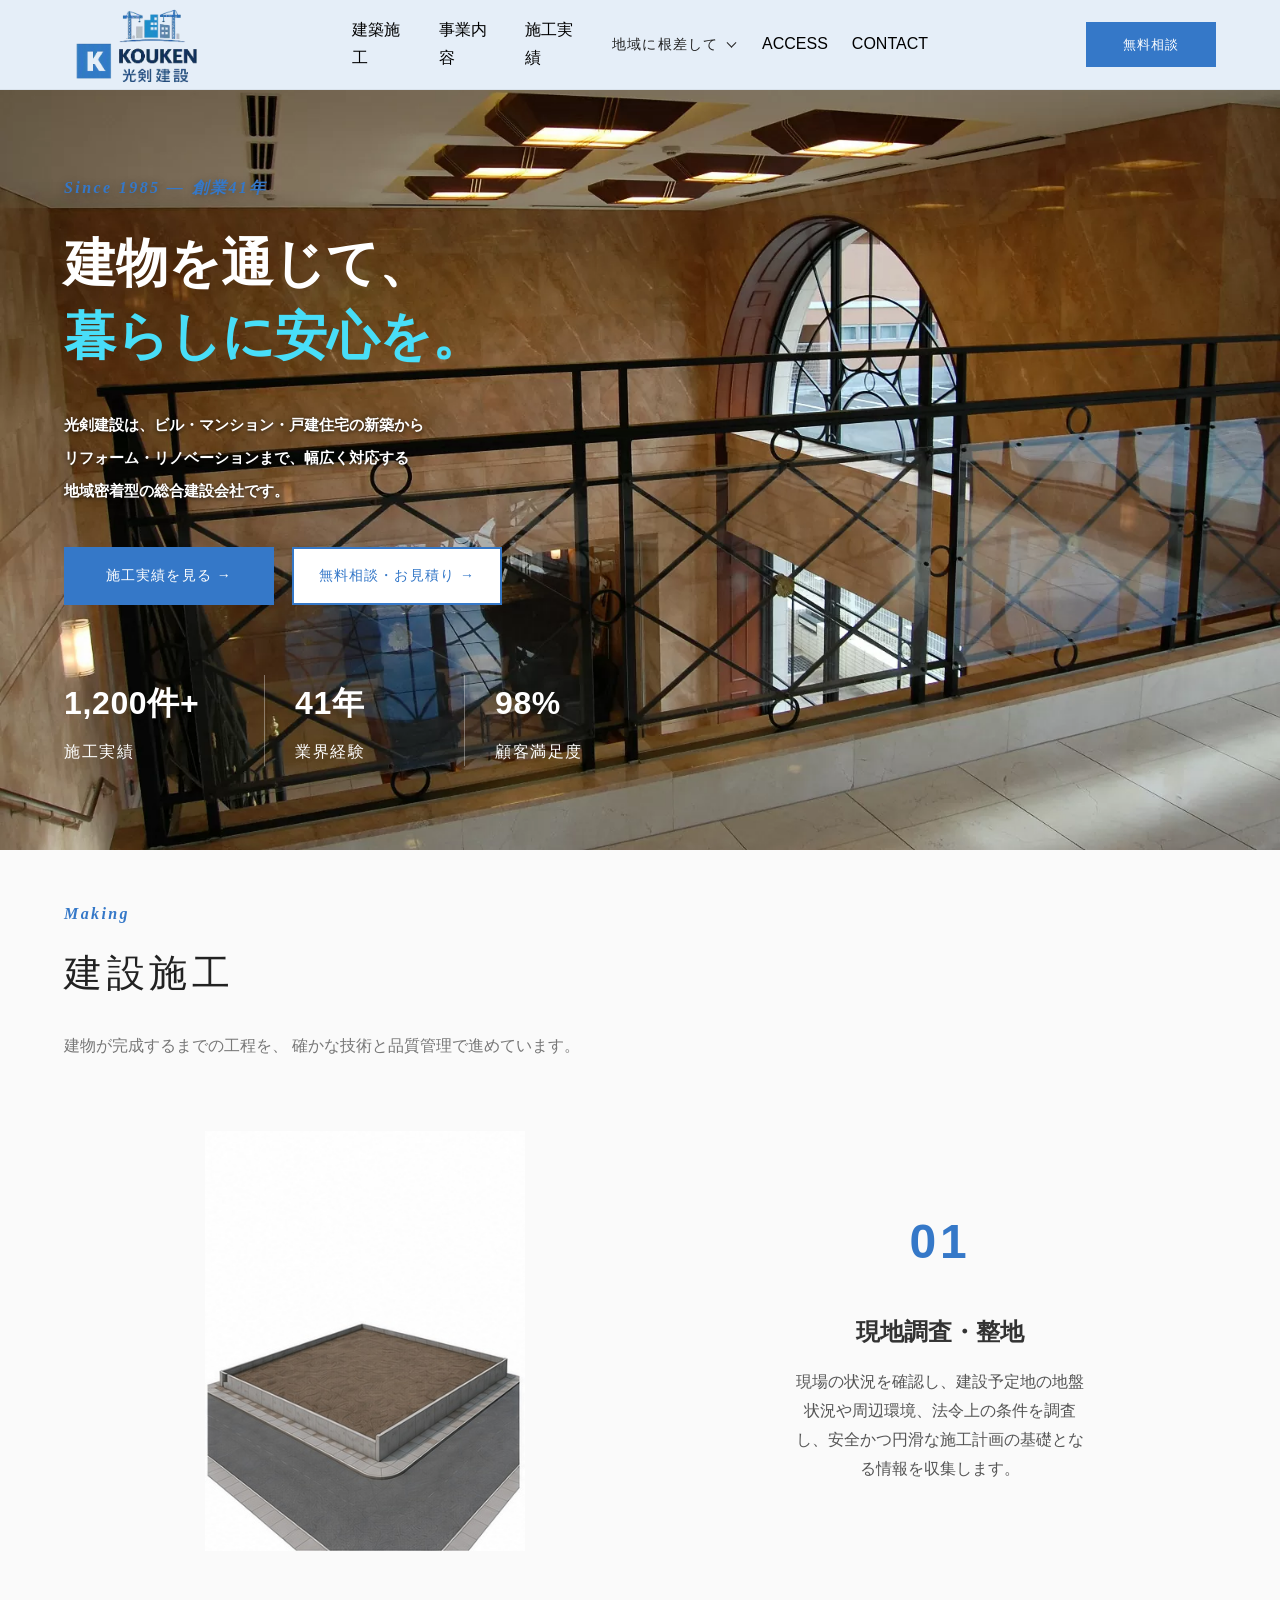
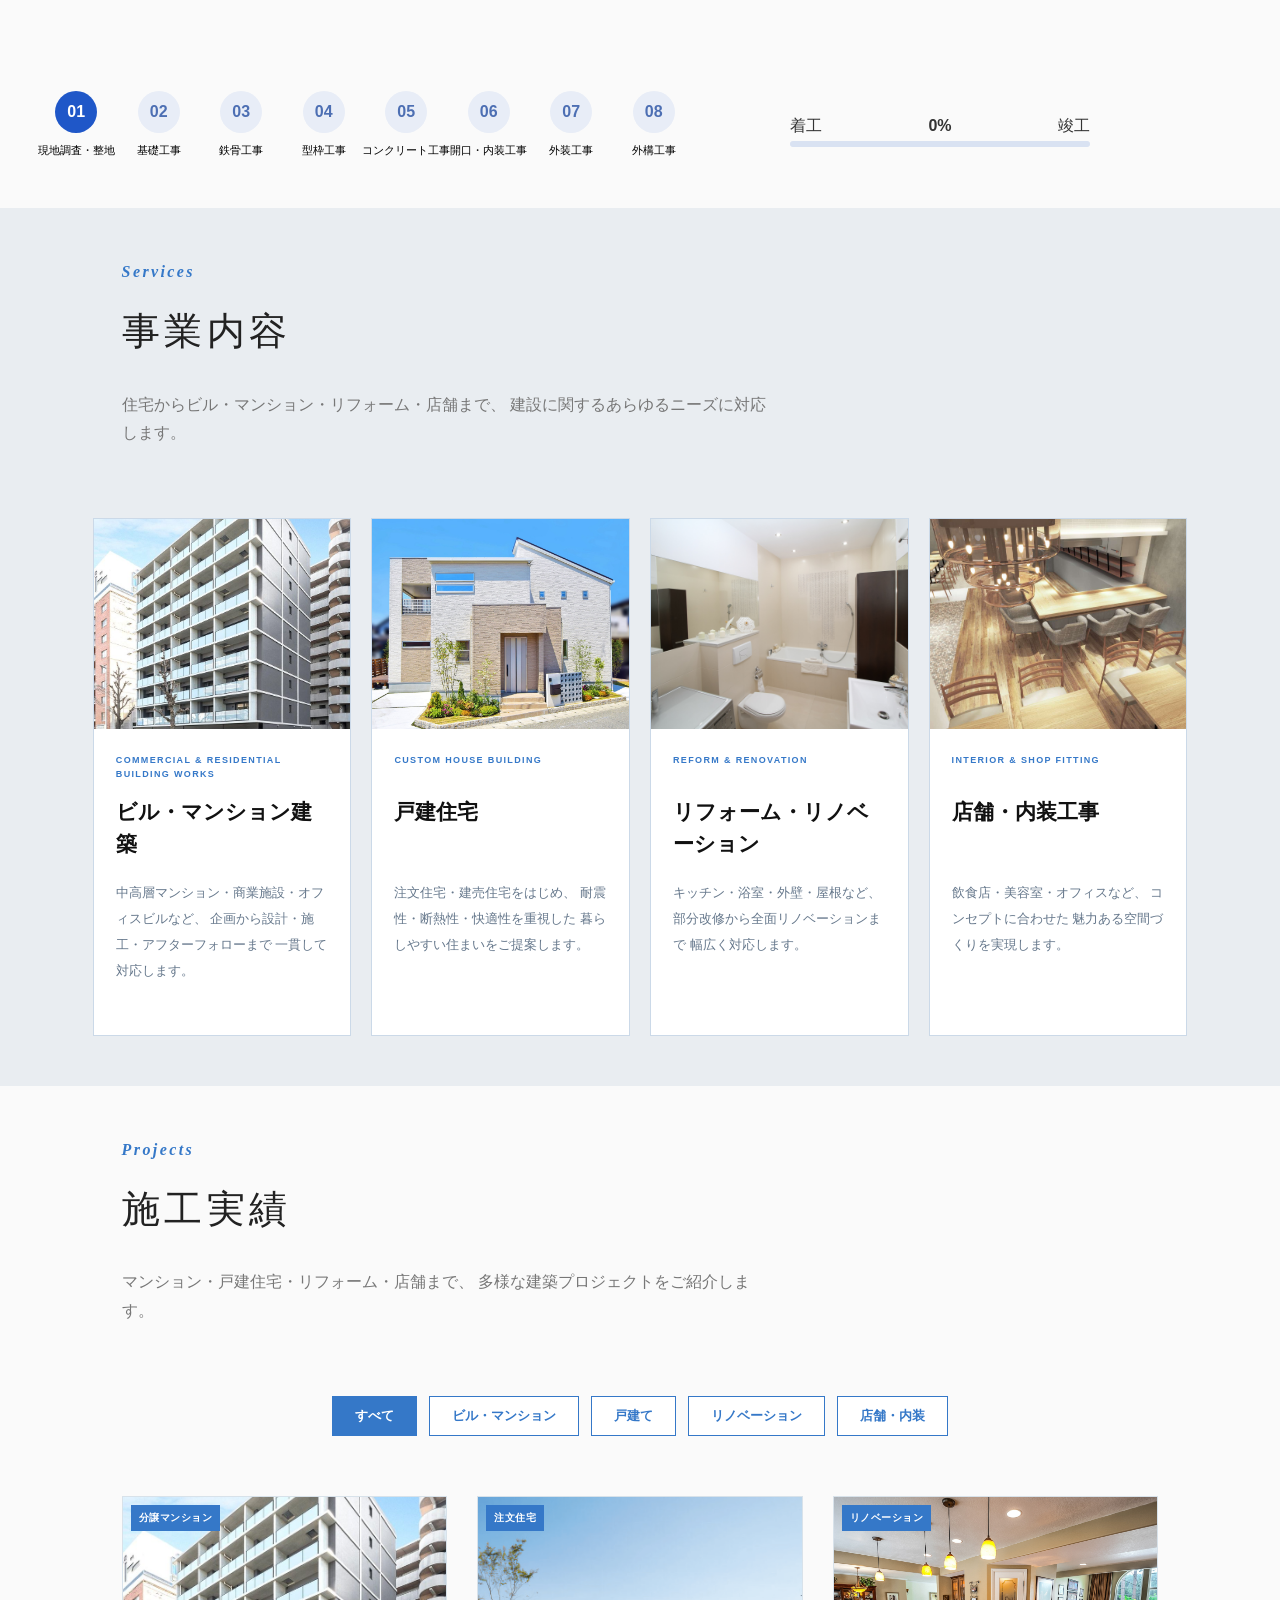
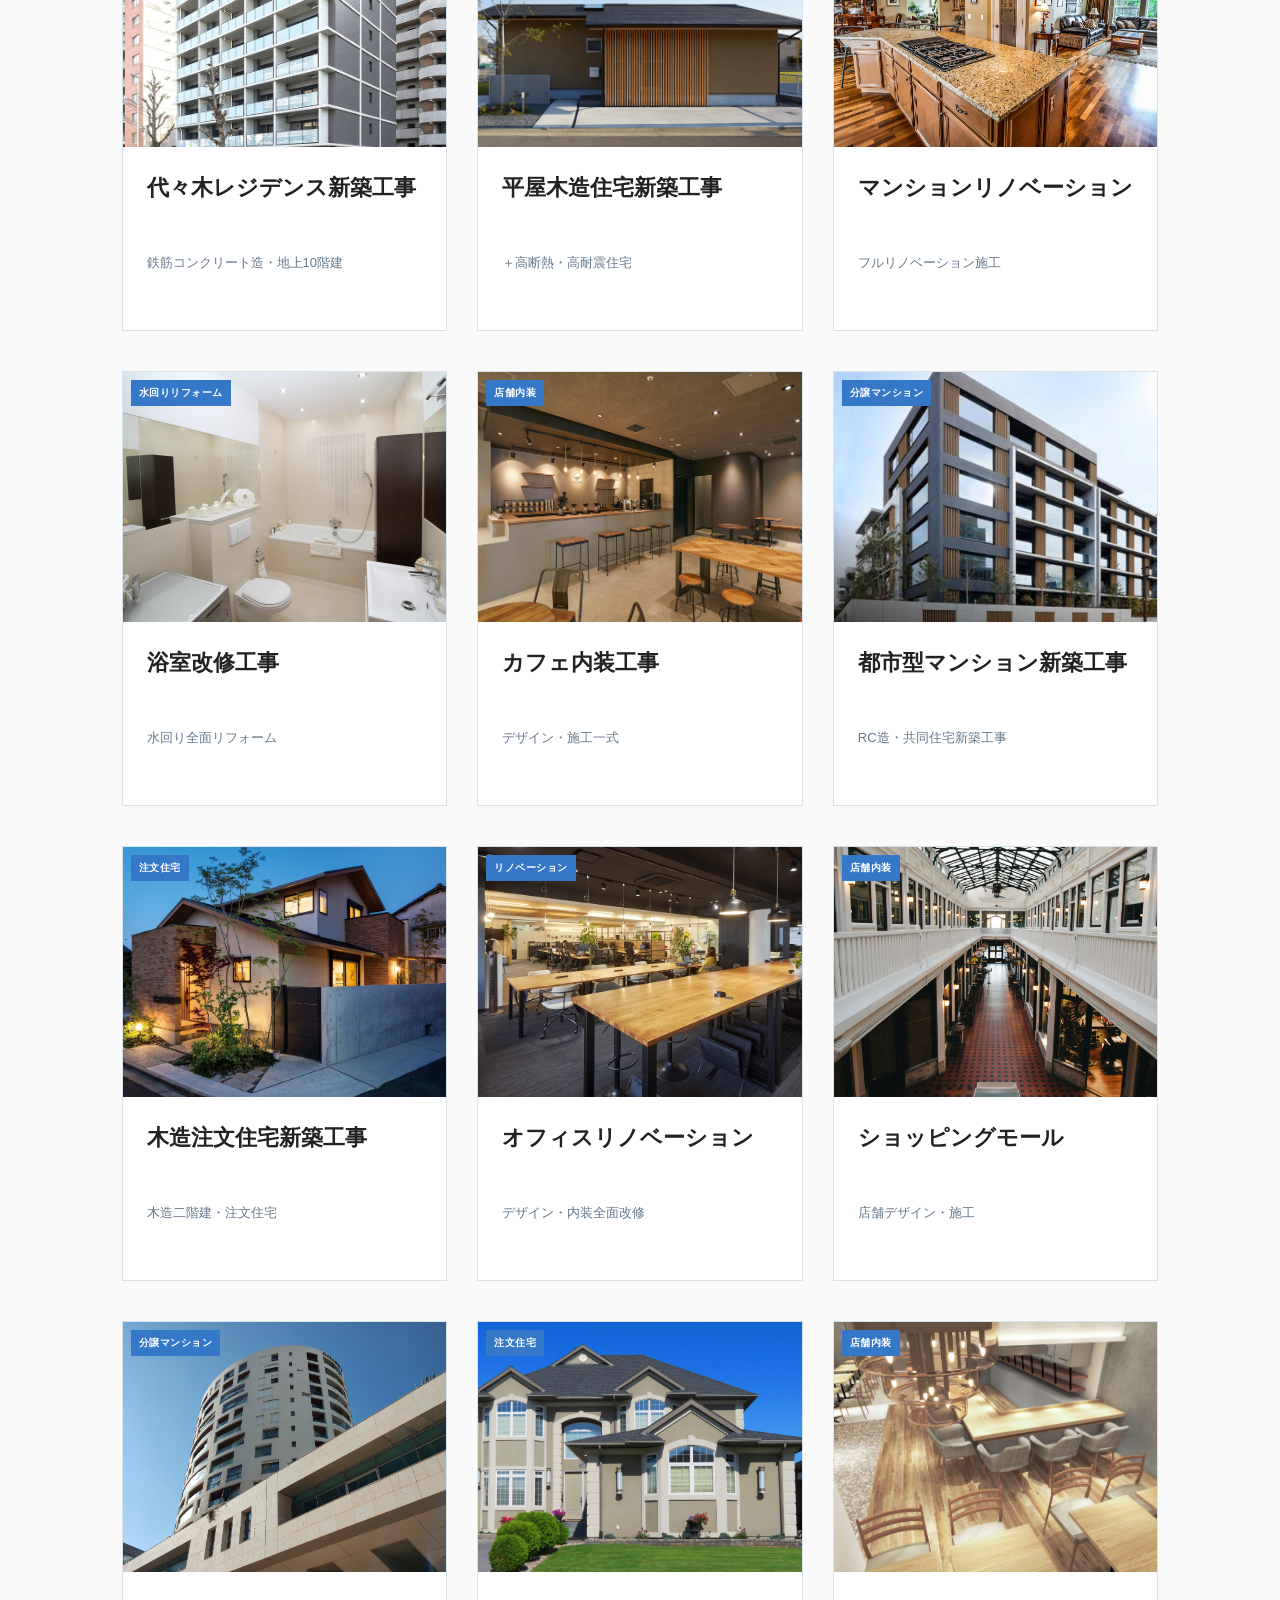
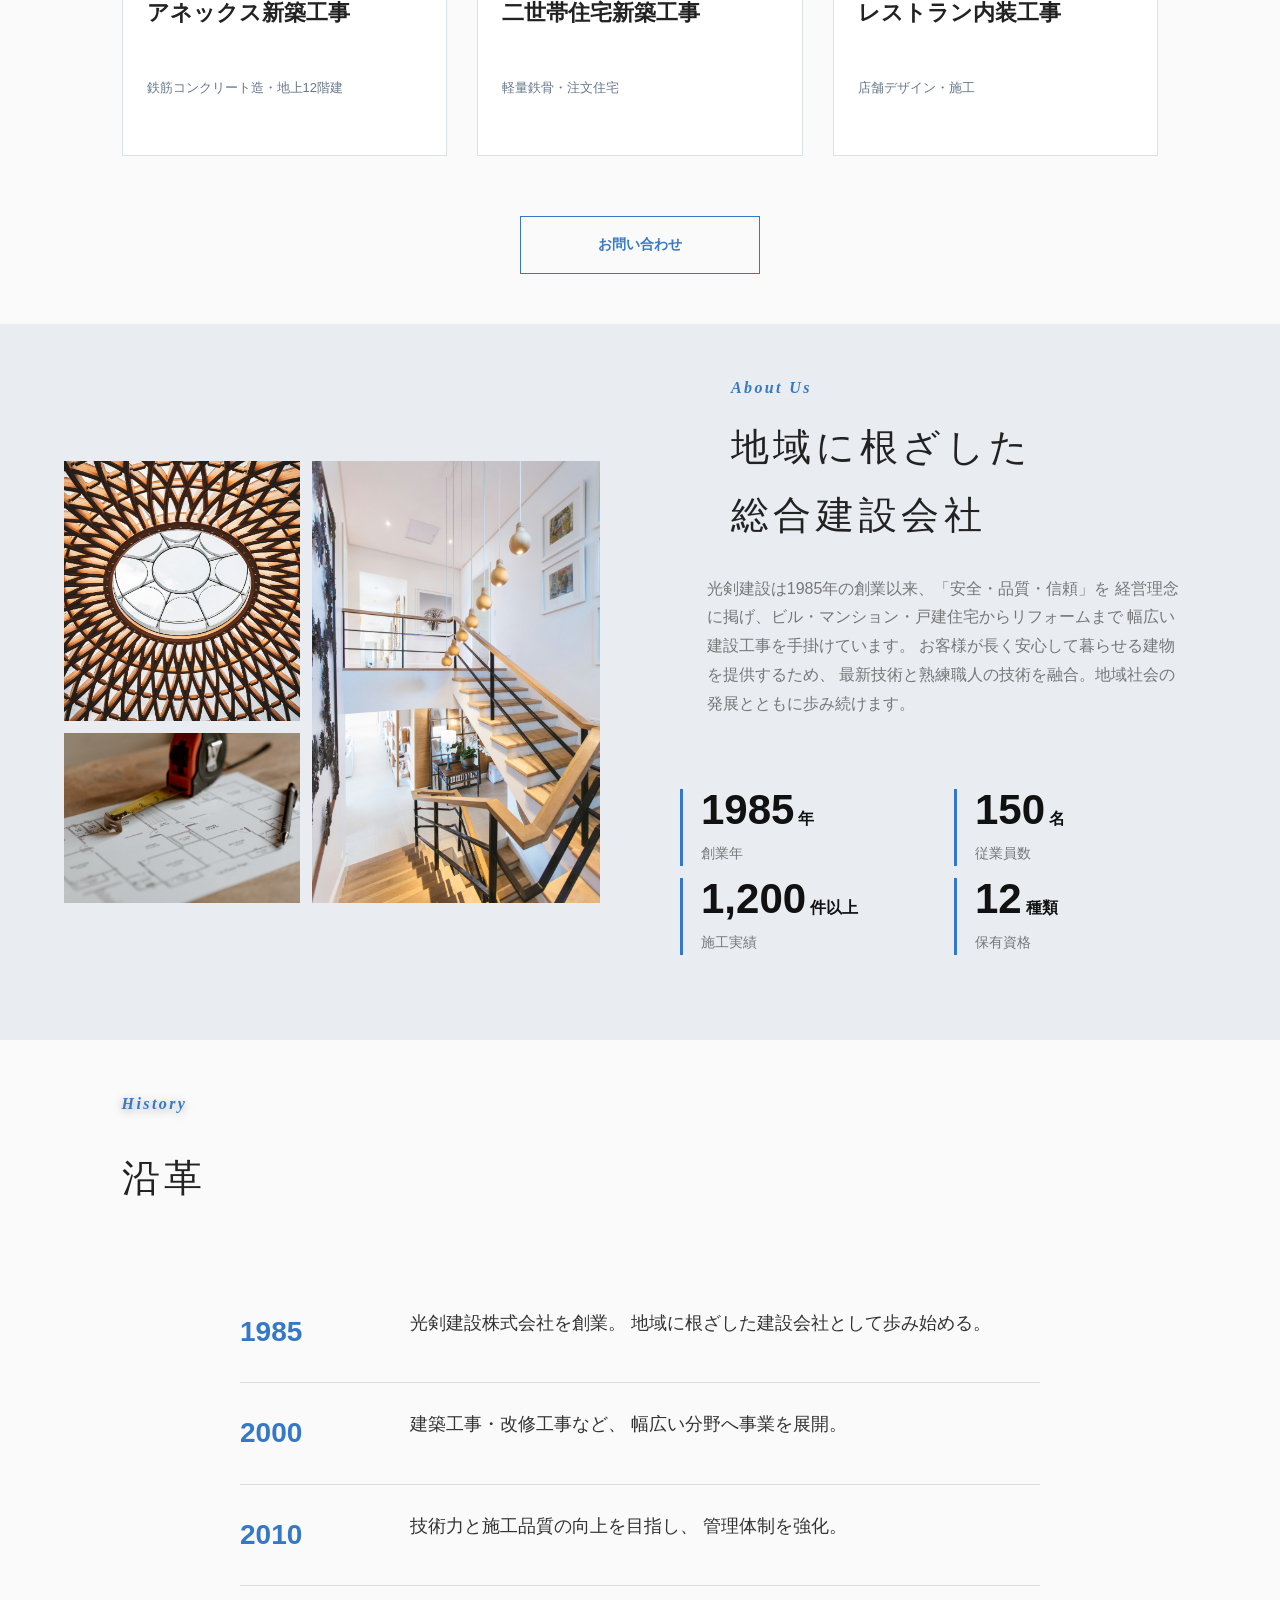
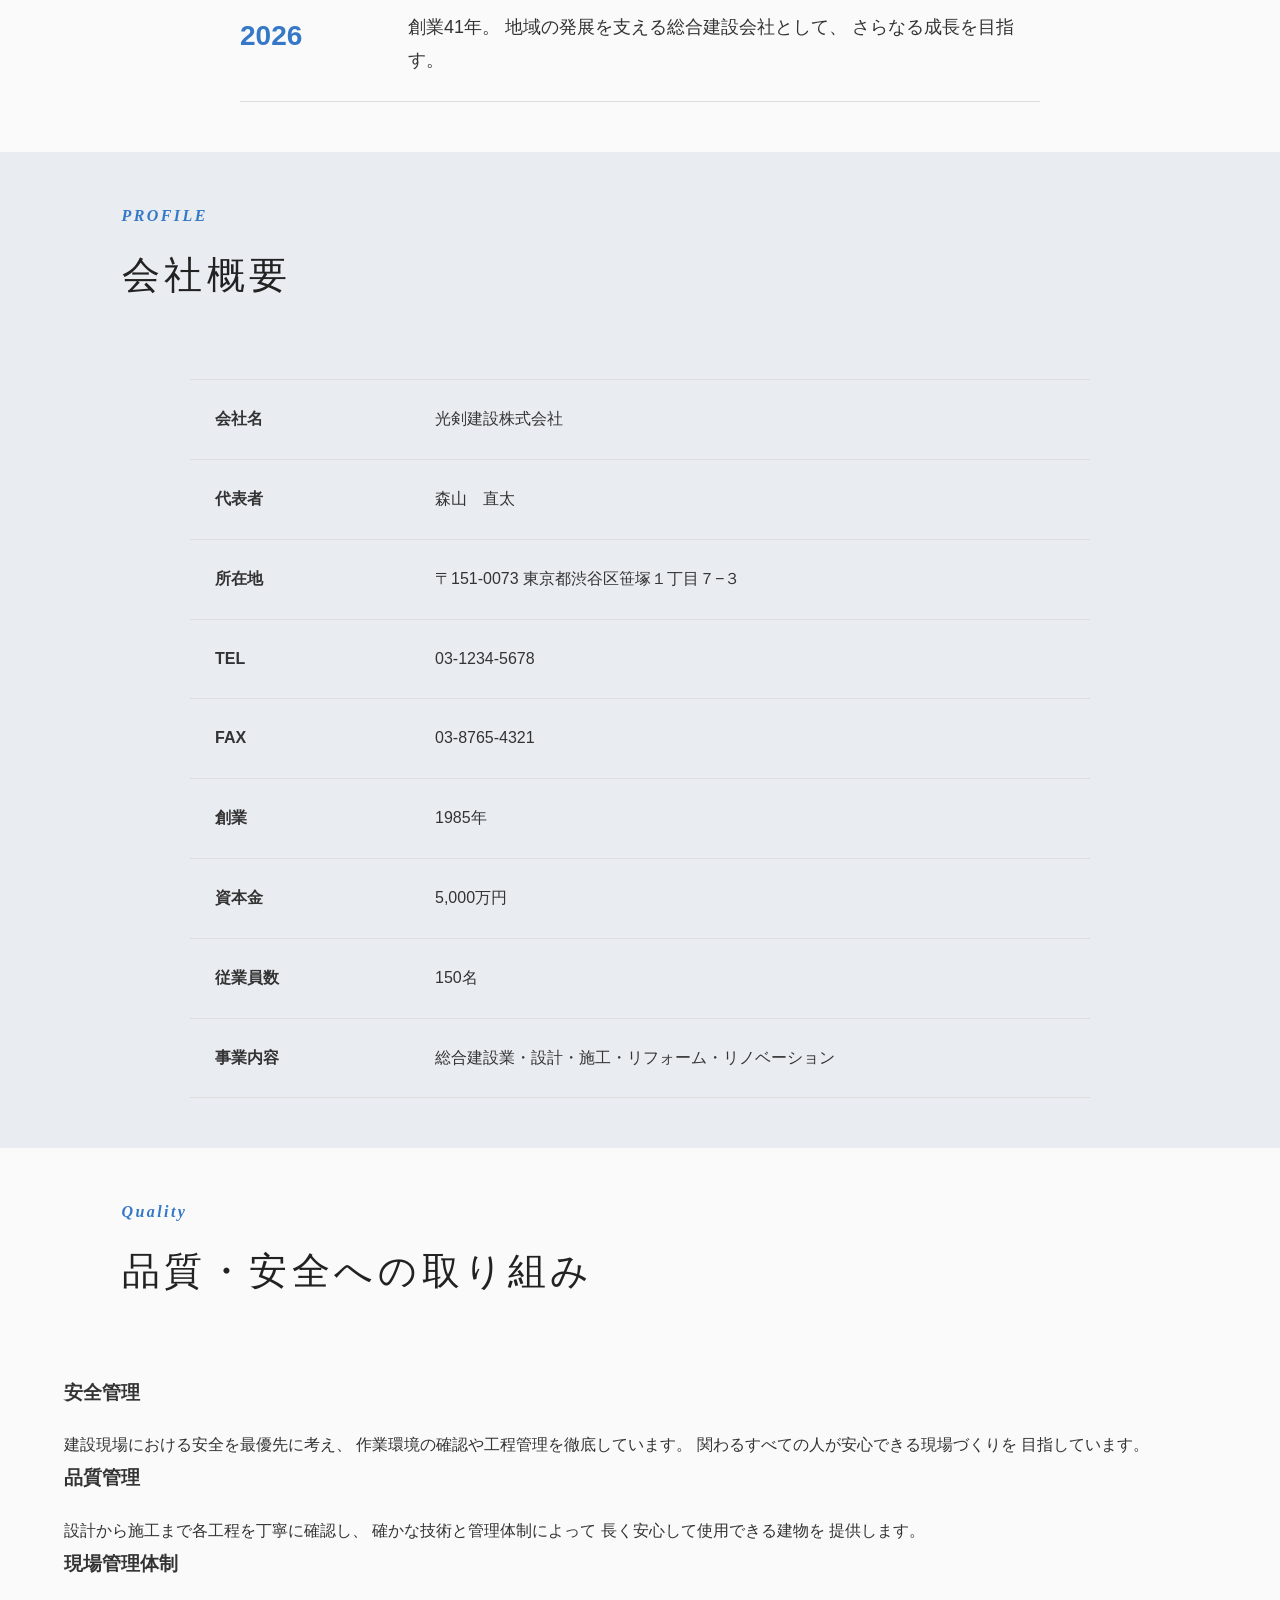
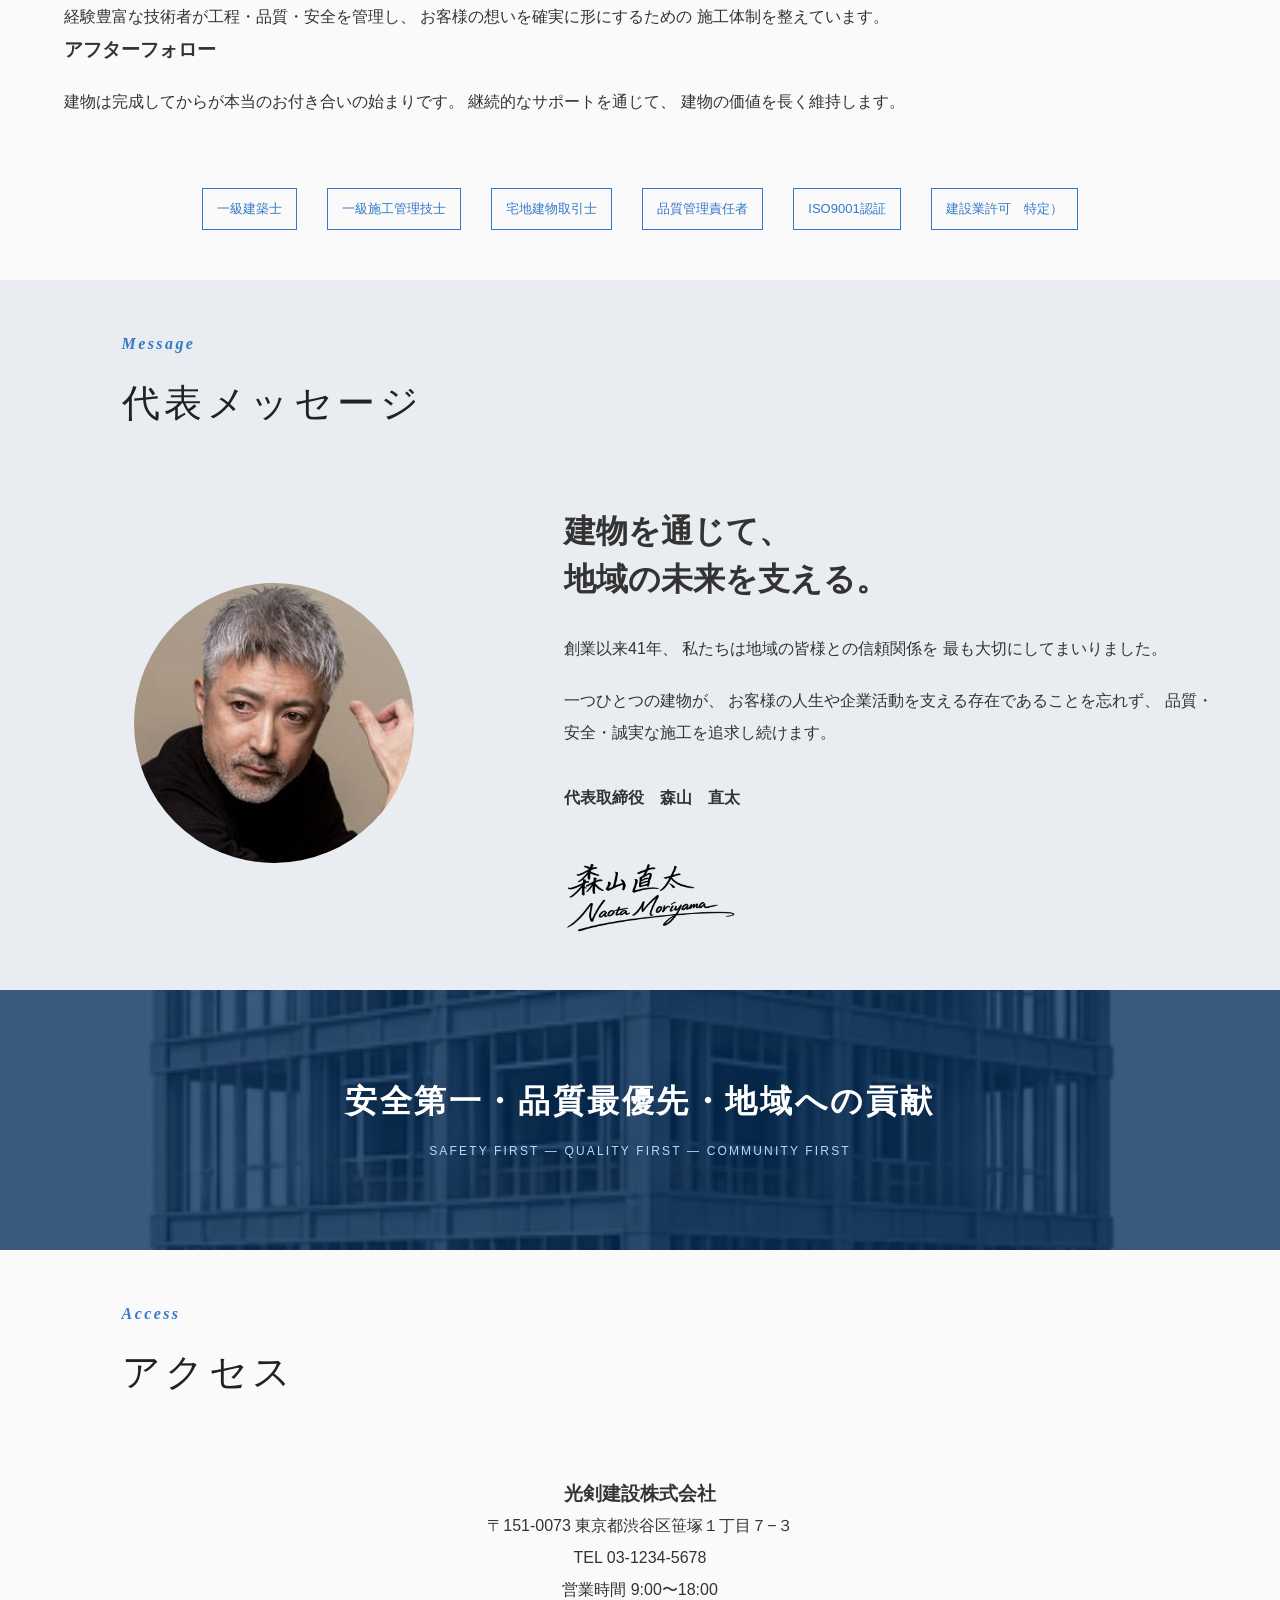
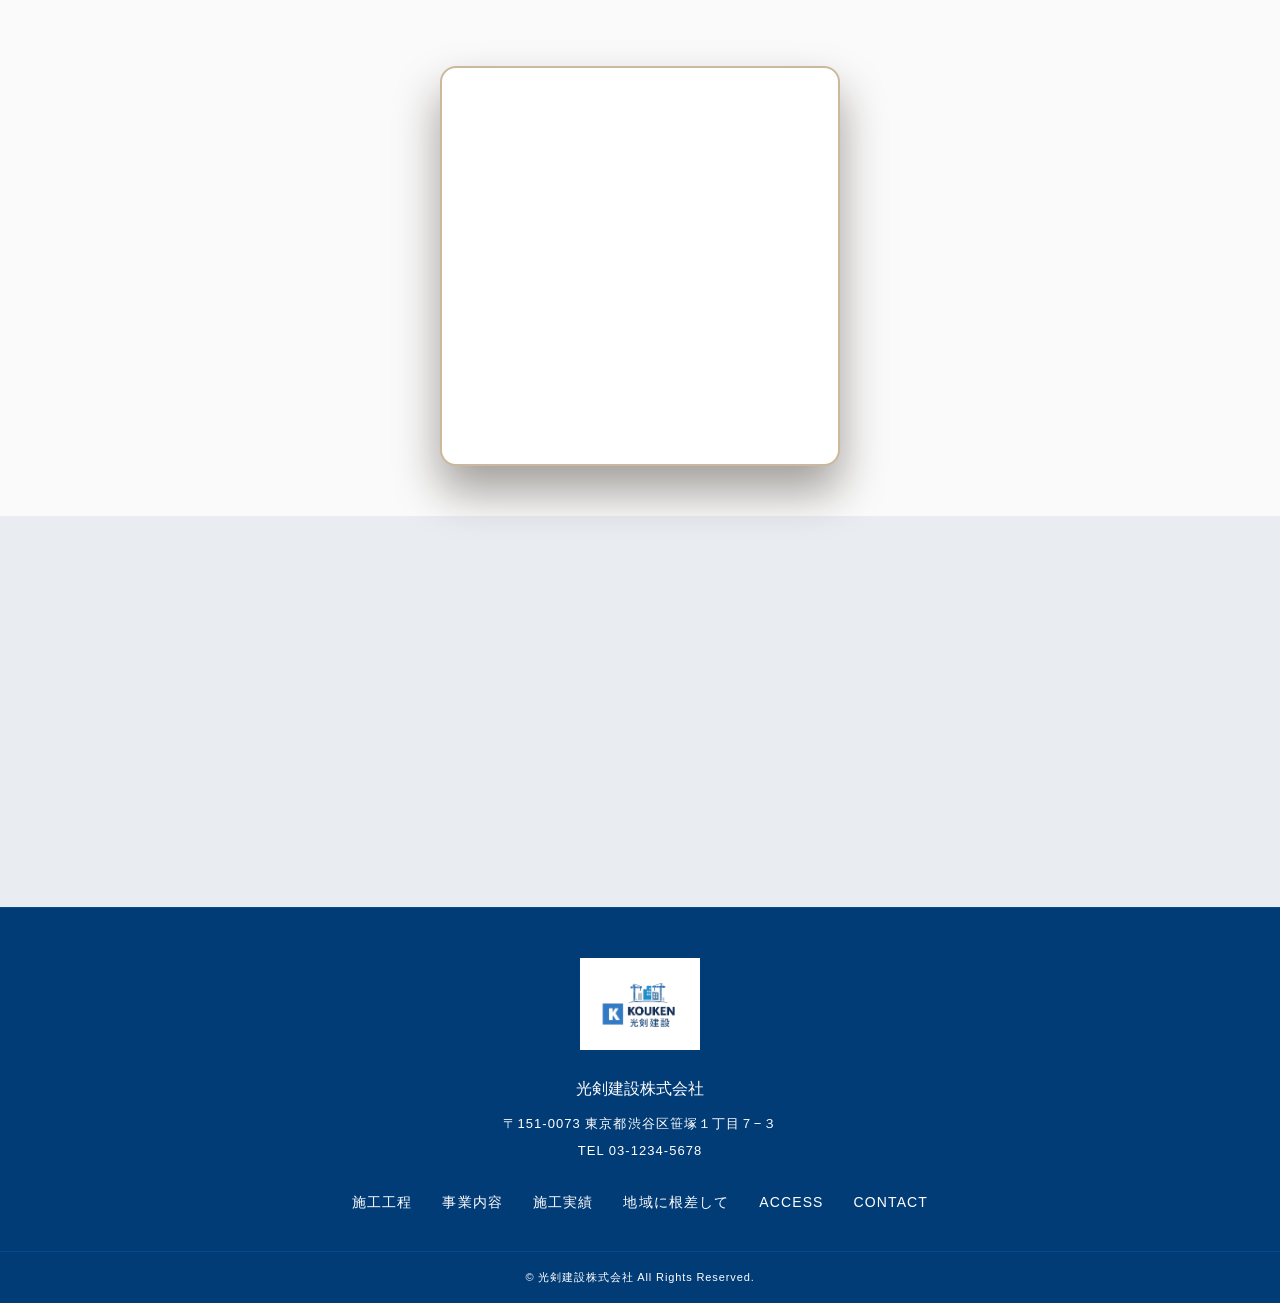
<file: index.html>
<!DOCTYPE html>
<html lang="ja">

<head>
    <meta charset="UTF-8">
    <meta name="viewport" content="width=device-width, initial-scale=1.0">

    <title>光剣建設株式会社</title>

    <meta name="description"
        content="光剣建設株式会社は、ビル・マンション・戸建住宅の新築からリフォーム・リノベーションまで幅広く対応する総合建設会社です。">

    <link rel="stylesheet" href="css/reset.css">
    <link rel="stylesheet" href="css/style.css">



<!-- favicon / bookmark / mobile home screen -->
<link rel="icon" type="image/png" sizes="16x16" href="favicon-16x16.png?v=20261019">
<link rel="icon" type="image/png" sizes="32x32" href="favicon-32x32.png?v=20261019">
<link rel="icon" type="image/x-icon" href="favicon.ico?v=20261019">
<link rel="shortcut icon" href="favicon.ico?v=20261019">
<link rel="apple-touch-icon" sizes="180x180" href="apple-touch-icon.png?v=20261019">
<meta name="apple-mobile-web-app-title" content="光剣建設">

</head>



<body>

<!-- =====================================
    HEADER
====================================== -->

<header class="header">

    <div class="header-inner">


        <!-- LOGO -->

        <h1 class="logo">
            <a href="#top">
                <img src="img/logo1.png" alt="光剣建設株式会社">
            </a>
        </h1>


        <!-- =================================
             PC / TABLET NAV
        ================================== -->

        <nav class="nav" id="global-nav">

            <ul class="nav-list">


                <!-- 建設施工 -->

                <li>
                    <a href="#making">
                        建築施工
                    </a>
                </li>


                <!-- 事業内容 -->

                <li>
                    <a href="#services">
                        事業内容
                    </a>
                </li>


                <!-- 施工実績 -->

                <li>
                    <a href="#projects">
                        施工実績
                    </a>
                </li>


                <!-- 地域に根差して -->

                <li class="nav-dropdown">

                    <a
                        href="#about"
                        class="dropdown-toggle"
                        aria-expanded="false">

                        地域に根差して

                    </a>


                    <ul class="dropdown-menu">

                        <li>
                            <a href="#Historyt">
                                沿革
                            </a>
                        </li>


                        <li>
                            <a href="#PROFILE">
                                会社概要
                            </a>
                        </li>


                        <li>
                            <a href="#Quality">
                                品質・安全
                            </a>
                        </li>


                        <li>
                            <a href="#message">
                                代表より
                            </a>
                        </li>

                    </ul>

                </li>


                <!-- ACCESS -->

                <li>
                    <a href="#access">
                        ACCESS
                    </a>
                </li>


                <!-- CONTACT -->

               <li>
    <a href="contact.html">
        CONTACT
    </a>
</li>

            </ul>

        </nav>


        <!-- =================================
             無料相談
        ================================== -->

      <a
    href="contact.html"
    class="header-btn">

    無料相談

</a>

        <!-- =================================
             HAMBURGER
        ================================== -->

        <button
            class="menu-toggle"
            type="button"
            aria-label="メニューを開く"
            aria-expanded="false"
            aria-controls="global-nav">

            <span></span>
            <span></span>
            <span></span>

        </button>


    </div>

</header>

    <!-- =====================================
        MAIN
    ====================================== -->

    <main id="top">

<section class="hero">


            <div class="hero-overlay"></div>


            <div class="hero-inner">


                <p class="hero-copy-small section-title">
                    
                 Since 1985 — 創業41年
                </p>


<h1 class="hero-title">
    建物を通じて、<br>
    <span>暮らしに安心を。</span>
</h1>

                <p class="hero-text">
                    光剣建設は、ビル・マンション・戸建住宅の新築から<br class="hero-mobile-break">
                    リフォーム・リノベーションまで、幅広く対応する<br class="hero-mobile-break">
                    地域密着型の総合建設会社です。
                </p>


                <div class="hero-buttons">


                    <a href="#projects"
                        class="btn btn-blue">

                        施工実績を見る →

                    </a>


                    <a href="contact.html"
                        class="btn btn-border">

                        無料相談・お見積り →

                    </a>


                </div>


                <div class="hero-stats">


                    <div class="stat">

                        <strong>
                            1,200件+
                        </strong>

                        <span>
                            施工実績
                        </span>

                    </div>


                    <div class="stat">

                        <strong>
                            41年
                        </strong>

                        <span>
                            業界経験
                        </span>

                    </div>


                    <div class="stat">

                        <strong>
                            98%
                        </strong>

                        <span>
                            顧客満足度
                        </span>

                    </div>


                </div>


            </div>


        </section>

    <!-- =====================================
        Making
    ====================================== -->

<section class="process section"
            id="making">

    <div class="section-heading fade-up">

        <p class="section-title">
            Making
        </p>

        <h2 class="section-subtitle">
            建設施工
        </h2>

        <p class="section-description">
            建物が完成するまでの工程を、
            確かな技術と品質管理で進めています。
        </p>

    </div>


    <div class="process-slider">
           
                <div class="process-visual">


                    <div class="process-slide active">

                        <img src="img/slide/1.jpg"
                            alt="現地調査・整地">

                    </div>


                    <div class="process-slide">

                        <img src="img/slide/2.jpg"
                            alt="基礎工事">

                    </div>


                    <div class="process-slide">

                        <img src="img/slide/3.jpg"
                            alt="鉄骨工事">

                    </div>


                    <div class="process-slide">

                        <img src="img/slide/4.jpg"
                            alt="型枠工事">

                    </div>


                    <div class="process-slide">

                        <img src="img/slide/5.jpg"
                            alt="コンクリート工事">

                    </div>


                    <div class="process-slide">

                        <img src="img/slide/6.jpg"
                            alt="開口・内装工事">

                    </div>


                    <div class="process-slide">

                        <img src="img/slide/7.png"
                            alt="外装工事">

                    </div>


                    <div class="process-slide">

                        <img src="img/slide/8.png"
                            alt="外構工事">

                    </div>


                </div>


                <div class="process-info">


                    <p class="process-step">


                        <span>
                            01
                        </span>

                    </p>


                    <h3 class="process-title">
                        現地調査・整地
                    </h3>


                    <p class="process-description">

                       現場の状況を確認し、建設予定地の地盤状況や周辺環境、
                       法令上の条件を調査し、安全かつ円滑な施工計画の基礎となる
                       情報を収集します。

                    </p>


                </div>


<div class="process-navigation">


    <button class="process-nav active"
        data-slide="0">

        <span class="process-number">
            01
        </span>

        <span class="process-name">
            現地調査・整地
        </span>

    </button>



    <button class="process-nav"
        data-slide="1">

        <span class="process-number">
            02
        </span>

        <span class="process-name">
            基礎工事
        </span>

    </button>



    <button class="process-nav"
        data-slide="2">

        <span class="process-number">
            03
        </span>

        <span class="process-name">
            鉄骨工事
        </span>

    </button>



    <button class="process-nav"
        data-slide="3">

        <span class="process-number">
            04
        </span>

        <span class="process-name">
            型枠工事
        </span>

    </button>



    <button class="process-nav"
        data-slide="4">

        <span class="process-number">
            05
        </span>

        <span class="process-name">
            コンクリート工事
        </span>

    </button>



    <button class="process-nav"
        data-slide="5">

        <span class="process-number">
            06
        </span>

        <span class="process-name">
            開口・内装工事
        </span>

    </button>



    <button class="process-nav"
        data-slide="6">

        <span class="process-number">
            07
        </span>

        <span class="process-name">
            外装工事
        </span>

    </button>



    <button class="process-nav"
        data-slide="7">

        <span class="process-number">
            08
        </span>

        <span class="process-name">
            外構工事
        </span>

    </button>


</div>



<div class="process-progress">


    <div class="progress-label">

        <span>
            着工
        </span>


        <strong>
            10%
        </strong>


        <span>
            竣工
        </span>

    </div>


    <div class="progress-bar">

        <span></span>

    </div>


</div>

</div>

</section>

<!-- =====================================
        services
    ====================================== -->
<section class="services section" id="services">

<div class="section-inner">


    <div class="section-heading fade-up">


        <p class="section-title">
            Services
        </p>


        <h2 class="section-subtitle">
            事業内容
        </h2>


        <p class="section-description">

            住宅からビル・マンション・リフォーム・店舗まで、
            建設に関するあらゆるニーズに対応します。

        </p>


    </div>


    <div class="services-grid">


        <!-- 01 -->

        <article class="service-card fade-up">

            <div class="service-image">

                <img src="img/mansion/mansion_1.jpg"
                    alt="ビル・マンション建築">          
            </div>

            <div class="service-content">

                <p class="service-en">
                    COMMERCIAL & RESIDENTIAL BUILDING WORKS
                </p>

                <h3 class="service-title">
                    ビル・マンション建築
                </h3>

                <p class="service-description">
                    中高層マンション・商業施設・オフィスビルなど、
                    企画から設計・施工・アフターフォローまで
                    一貫して対応します。
                </p>

            </div>

        </article>


        <!-- 02 -->

        <article class="service-card fade-up">

            <div class="service-image">

                <img src="img/kodate/kodate_4.jpg"
                    alt="戸建住宅">
            </div>

            <div class="service-content">

                <p class="service-en">
                    CUSTOM HOUSE BUILDING
                </p>

                <h3 class="service-title">
                    戸建住宅
                </h3>

                <p class="service-description">
                    注文住宅・建売住宅をはじめ、
                    耐震性・断熱性・快適性を重視した
                    暮らしやすい住まいをご提案します。
                </p>

            </div>

        </article>


        <!-- 03 -->

        <article class="service-card fade-up">

            <div class="service-image">

                <img src="img/renovation/renovation_1.jpg"
                    alt="リフォーム・リノベーション">
            </div>

            <div class="service-content">

                <p class="service-en">
                    REFORM & RENOVATION
                </p>

                <h3 class="service-title">
                    リフォーム・リノベーション
                </h3>

                <p class="service-description">
                    キッチン・浴室・外壁・屋根など、
                    部分改修から全面リノベーションまで
                    幅広く対応します。
                </p>

            </div>

        </article>


        <!-- 04 -->

        <article class="service-card fade-up">

            <div class="service-image">

                <img src="img/store/store_1.jpeg"
                    alt="店舗・内装工事">
            </div>

            <div class="service-content">

                <p class="service-en">
                    INTERIOR & SHOP FITTING
                </p>

                <h3 class="service-title">
                    店舗・内装工事
                </h3>

                <p class="service-description">
                    飲食店・美容室・オフィスなど、
                    コンセプトに合わせた
                    魅力ある空間づくりを実現します。
                </p>

            </div>

        </article>


    </div>

</div>

</section>



 <!-- =====================================
        projects
    ====================================== -->
<section class="projects section" id="projects">

    <div class="section-inner">

        <div class="section-heading fade-up">

        <p class="section-title">
            Projects
        </p>

        <h2 class="section-subtitle">
            施工実績
        </h2>

        <p class="section-description">
            マンション・戸建住宅・リフォーム・店舗まで、
            多様な建築プロジェクトをご紹介します。
        </p>

       </div>


<!-- カテゴリ -->

<div class="projects-filter fade-up">

    <button class="active" data-filter="all">
        すべて
    </button>

    <button data-filter="building">
        ビル・マンション
    </button>

    <button data-filter="house">
        戸建て
    </button>

    <button data-filter="renovation">
        リノベーション
    </button>

    <button data-filter="shop">
        店舗・内装
    </button>

</div>


    <div class="projects-grid">


     <!-- 01 -->

<article class="project-card fade-up"
         data-category="building">

    <div class="project-image">

        <span class="project-tag">
            分譲マンション
        </span>

        <img src="img/mansion/mansion_1.jpg"
             alt="分譲マンション">

    </div>


    <div class="project-content">

        <h3 class="project-title">
            代々木レジデンス新築工事
        </h3>

        <p>
            鉄筋コンクリート造・地上10階建
        </p>

    </div>

</article>


        <!-- 02 -->

      <article class="project-card fade-up"
         data-category="house">

            <div class="project-image">

                <span class="project-tag">
                    注文住宅
                </span>

                <img src="img/kodate/kodate_3.png"
                    alt="注文住宅">

            </div>

            <div class="project-content">

                <h3 class="project-title">
                    平屋木造住宅新築工事
                </h3>

                <p>
                    ＋高断熱・高耐震住宅
                </p>

            </div>

        </article>


        <!-- 03 -->

        <article class="project-card fade-up"
         data-category="renovation">
       
               

            <div class="project-image">

                <span class="project-tag">
                    リノベーション
                </span>

                <img src="img/renovation/renovation_9.jpg"
                    alt="リノベーション">

            </div>

            <div class="project-content">

                <h3 class="project-title">
                    マンションリノベーション
                </h3>

                <p>
                    フルリノベーション施工
                </p>

            </div>

        </article>


        <!-- 04 -->

       <article class="project-card fade-up"
         data-category="renovation">

            <div class="project-image">

                <span class="project-tag">
                    水回りリフォーム
                </span>

                <img src="img/renovation/renovation_1.jpg"
                    alt="水回りリフォーム">

            </div>

            <div class="project-content">

                <h3 class="project-title">
                    浴室改修工事
                </h3>

                <p>
                    水回り全面リフォーム
                </p>

            </div>

        </article>


        <!-- 05 -->

        <article class="project-card fade-up"
         data-category="shop">

            <div class="project-image">

                <span class="project-tag">
                    店舗内装
                </span>

                <img src="img/store/store_4.jpg"
                    alt="店舗内装">

            </div>

            <div class="project-content">

                <h3 class="project-title">
                    カフェ内装工事
                </h3>

                <p>
                    デザイン・施工一式
                </p>

            </div>

        </article>

                <!-- 06 -->

        <article class="project-card fade-up"
         data-category="building">

            <div class="project-image">

                <span class="project-tag">
                    分譲マンション
                </span>

                <img src="img/mansion/mansion_2.jpg"
                    alt="分譲マンション">

            </div>

            <div class="project-content">

                <h3 class="project-title">
                    都市型マンション新築工事
                </h3>

                <p>
                    RC造・共同住宅新築工事
                </p>

            </div>

        </article>


        <!-- 07 -->

        <article class="project-card fade-up"
         data-category="house">

            <div class="project-image">

                <span class="project-tag">
                    注文住宅
                </span>

                <img src="img/kodate/kodate_5.jpg"
                    alt="注文住宅">

            </div>

            <div class="project-content">

                <h3 class="project-title">
                    木造注文住宅新築工事
                </h3>

                <p>
                    木造二階建・注文住宅
                </p>

            </div>

        </article>


        <!-- 08 -->

      <article class="project-card fade-up"
         data-category="renovation">

            <div class="project-image">

                <span class="project-tag">
                    リノベーション
                </span>

                <img src="img/store/store_10.jpg"
                    alt="リノベーション">

            </div>

            <div class="project-content">

                <h3 class="project-title">
                    オフィスリノベーション
                </h3>

                <p>
                    デザイン・内装全面改修
                </p>

            </div>

        </article>


        <!-- 09 -->

        <article class="project-card fade-up"
         data-category="shop">

            <div class="project-image">

                <span class="project-tag">
                    店舗内装
                </span>

                <img src="img/store/store_5.jpg"
                    alt="店舗内装">

            </div>

            <div class="project-content">

                <h3 class="project-title">
                    ショッピングモール
                </h3>

                <p>
                    店舗デザイン・施工
                </p>

            </div>

        </article>

             <!-- 10 -->

<article class="project-card fade-up"
         data-category="building">

    <div class="project-image">

        <span class="project-tag">
            分譲マンション
        </span>

        <img src="img/mansion/mansion_3.jpg"
             alt="分譲マンション">

    </div>


    <div class="project-content">

        <h3 class="project-title">
            アネックス新築工事
        </h3>

        <p>
            鉄筋コンクリート造・地上12階建
        </p>

    </div>

</article>



       <!-- 11 -->

        <article class="project-card fade-up"
         data-category="house">

            <div class="project-image">

                <span class="project-tag">
                    注文住宅
                </span>

                <img src="img/kodate/kodate_2.jpg"
                    alt="注文住宅">

            </div>

            <div class="project-content">

                <h3 class="project-title">
                    二世帯住宅新築工事
                </h3>

                <p>
                    軽量鉄骨・注文住宅
                </p>

            </div>

        </article>

               <!-- 12 -->

        <article class="project-card fade-up"
         data-category="shop">

            <div class="project-image">

                <span class="project-tag">
                    店舗内装
                </span>

                <img src="img/store/store_1.jpeg"
                    alt="店舗内装">

            </div>

            <div class="project-content">

                <h3 class="project-title">
                    レストラン内装工事
                </h3>

                <p>
                    店舗デザイン・施工
                </p>

            </div>

        </article>


    </div>


    <!-- MORE BUTTON -->

    <div class="projects-more fade-up">

        <a href="#contact"
            class="projects-more-btn">

            お問い合わせ

        </a>

    </div>
 </div>

</section>

    <!-- =====================================
        about
    ====================================== -->

<section class="about section" id="about">

    <div class="section-inner">


        <div class="about-wrapper">


            <!-- 左：画像 -->

            <div class="about-gallery">


                <div class="about-gallery-left">

                    <img src="img/renovation/renovation_6.jpg" alt="">
                    <img src="img/Top/img_9.jpg" alt="">


                </div>


                <div class="about-gallery-right">

                    <img src="img/renovation/renovation_11.jpg" alt="">


                </div>


            </div>




            <!-- 右：内容 -->

            <div class="about-info">


                <div class="section-heading fade-up">


                    <p class="section-title">
                        About Us
                    </p>


                    <h2 class="section-subtitle">
                        地域に根ざした<br>
                        総合建設会社
                    </h2>


                    <p class="section-description">

                        光剣建設は1985年の創業以来、「安全・品質・信頼」を
                        経営理念に掲げ、ビル・マンション・戸建住宅からリフォームまで
                        幅広い建設工事を手掛けています。

                        お客様が長く安心して暮らせる建物を提供するため、
                        最新技術と熟練職人の技術を融合。地域社会の発展とともに歩み続けます。

                    </p>


                </div>



                <div class="about-stats">


                    <div class="about-stat">

                        <h3>
                            1985<span>年</span>
                        </h3>

                        <p>
                            創業年
                        </p>

                    </div>



                    <div class="about-stat">

                        <h3>
                            150<span>名</span>
                        </h3>

                        <p>
                            従業員数
                        </p>

                    </div>



                    <div class="about-stat">

                        <h3>
                            1,200<span>件以上</span>
                        </h3>

                        <p>
                            施工実績
                        </p>

                    </div>



                    <div class="about-stat">

                        <h3>
                            12<span>種類</span>
                        </h3>

                        <p>
                            保有資格
                        </p>

                    </div>


                </div>


            </div>


        </div>

</section>



 <!-- =====================================
    history
===================================== -->


<section class="section history" id="Historyt">

    <div class="section-inner">


        <div class="section-heading">

            <p class="hero-copy-small section-title">
                History
            </p>

            <h2 class="section-subtitle">
                沿革
            </h2>

        </div>



        <div class="history-list">


            <div class="history-item">

                <span>
                    1985
                </span>

                <p>
                    光剣建設株式会社を創業。
                    地域に根ざした建設会社として歩み始める。
                </p>

            </div>



            <div class="history-item">

                <span>
                    2000
                </span>

                <p>
                    建築工事・改修工事など、
                    幅広い分野へ事業を展開。
                </p>

            </div>



            <div class="history-item">

                <span>
                    2010
                </span>

                <p>
                    技術力と施工品質の向上を目指し、
                    管理体制を強化。
                </p>

            </div>



            <div class="history-item">

                <span>
                    2026
                </span>

                <p>
                    創業41年。
                    地域の発展を支える総合建設会社として、
                    さらなる成長を目指す。
                </p>

            </div>


        </div>


    </div>

</section>



    

<!-- =====================================
       profile
 ====================================== -->

<section class="section company-profile" id="PROFILE">

        <div class="section-inner">

            <div class="section-heading">

                <p class="section-title">
                    PROFILE
                </p>

                <h2 class="section-subtitle">
                    会社概要
                </h2>

            </div>

            <div class="profile-table">

                <div class="profile-row">
                    <span>会社名</span>
                    <p>光剣建設株式会社</p>
                </div>

                <div class="profile-row">
                    <span>代表者</span>
                    <p>森山　直太</p>
                </div>

                <div class="profile-row">
                    <span>所在地</span>
                    <p>
                        〒151-0073 東京都渋谷区笹塚１丁目７−３</p>
                </div>

                <div class="profile-row">
                    <span>TEL</span>
                    <p>03-1234-5678</p>
                </div>

                <div class="profile-row">
                    <span>FAX</span>
                    <p>03-8765-4321</p>
                </div>

                <div class="profile-row">
                    <span>創業</span>
                    <p>1985年</p>
                </div>

                <div class="profile-row">
                    <span>資本金</span>
                    <p>5,000万円</p>
                </div>

                <div class="profile-row">
                    <span>従業員数</span>
                    <p>150名</p>
                </div>

                <div class="profile-row">
                    <span>事業内容</span>
                    <p>
                        総合建設業・設計・施工・リフォーム・リノベーション
                    </p>
                </div>

            </div>

        </div>

    </section>

<!-- =====================================
      quality
 ====================================== -->

<section class="section quality" id="Quality">

    <div class="section-inner">

        <div class="section-heading">

            <p class="section-title">
                Quality
            </p>

            <h2 class="section-subtitle">
                品質・安全への取り組み
            </h2>

        </div>


        <div class="quality-grid">

            <div class="quality-item">
                <h3>安全管理</h3>
                <p>
                    建設現場における安全を最優先に考え、
                    作業環境の確認や工程管理を徹底しています。
                    関わるすべての人が安心できる現場づくりを
                    目指しています。
                </p>
            </div>


            <div class="quality-item">
                <h3>品質管理</h3>
                <p>
                    設計から施工まで各工程を丁寧に確認し、
                    確かな技術と管理体制によって
                    長く安心して使用できる建物を
                    提供します。
                </p>
            </div>


            <div class="quality-item">
                <h3>現場管理体制</h3>
                <p>
                    経験豊富な技術者が工程・品質・安全を管理し、
                    お客様の想いを確実に形にするための
                    施工体制を整えています。
                </p>
            </div>


            <div class="quality-item">
                <h3>アフターフォロー</h3>
                <p>
                    建物は完成してからが本当のお付き合いの始まりです。
                    継続的なサポートを通じて、
                    建物の価値を長く維持します。
                </p>
            </div>

        </div>


        <!-- 資格・認証 -->

        <div class="about-license">

            <span>一級建築士</span>
            <span>一級施工管理技士</span>
            <span>宅地建物取引士</span>
            <span>品質管理責任者</span>
            <span>ISO9001認証</span>
            <span>建設業許可　特定）</span>

        </div>

    </div>

</section>

  
<!-- =====================================
       message
====================================== -->

<section class="section company-message" id="message">

    <div class="section-inner">

        <div class="section-heading">

            <p class="section-title">
                Message
            </p>

            <h2 class="section-subtitle">
                代表メッセージ
            </h2>

        </div>

        <div class="message-wrapper">

            <div class="message-image">

                <img
                    src="img/company/company1.jpg"
                    alt="代表取締役">

            </div>

            <div class="message-content">

                <h3>
                    建物を通じて、<br>
                    地域の未来を支える。
                </h3>

                <p>
                    創業以来41年、
                    私たちは地域の皆様との信頼関係を
                    最も大切にしてまいりました。
                </p>

                <p>
                    一つひとつの建物が、
                    お客様の人生や企業活動を支える存在であることを忘れず、
                    品質・安全・誠実な施工を追求し続けます。
                </p>

                <div class="message-sign">

                    <strong>
                        代表取締役　森山　直太
                    </strong>

                    <img
                        src="img/company/sain2.png"
                        alt="代表者直筆サイン">

                </div>

            </div>

        </div>

    </div>

</section>

<!-- =====================================
        QUALITY MESSAGE
 ====================================== -->

<section class="quality-message">

    <div class="quality-message-overlay">

        <h2>
            安全第一・品質最優先・地域への貢献
        </h2>

        <p>
            SAFETY FIRST — QUALITY FIRST — COMMUNITY FIRST
        </p>

    </div>

</section>

<!-- =====================================
       access
 ====================================== -->

<section class="section company-access" id="access">

        <div class="section-inner">

            <div class="section-heading">

                <p class="section-title">
                    Access
                </p>

                <h2 class="section-subtitle">
                    アクセス
                </h2>

            </div>

            <div class="access-wrapper">

                <div class="access-info">

                    <h3>
                        光剣建設株式会社
                    </h3>

                    <p>
                        〒151-0073 東京都渋谷区笹塚１丁目７−３
                    </p>

                    <p>
                        TEL 03-1234-5678
                    </p>

                    <p>
                        営業時間 9:00〜18:00
                    </p>

   <div class="map">

   <iframe src="https://www.google.com/maps/embed?pb=!1m18!1m12!1m3!1d3241.152564133048!2d139.67027913099693!3d35.67324523728114!2m3!1f0!2f0!3f0!3m2!1i1024!2i768!4f13.1!3m3!1m2!1s0x6018f33d78512b81%3A0xe67906b4bd1c855c!2z44CSMTUxLTAwNzMg5p2x5Lqs6YO95riL6LC35Yy656y55aGa77yR5LiB55uu77yX4oiS77yT!5e0!3m2!1sja!2sjp!4v1787015208812!5m2!1sja!2sjp" width="600" height="450" style="border:0;" allowfullscreen="" loading="lazy" referrerpolicy="strict-origin-when-cross-origin"></iframe>
</div>
                </div>

            </div>

        </div>

    </section>


    

<!-- =====================================
       contact
 ====================================== -->

<section class="contact section"
            id="contact">


            <div class="contact-inner fade-up">


                <div class="section-heading">


                    <p class="section-title">
                        Contact
                    </p>


                    <h2 class="section-subtitle">
                        お問い合わせ
                    </h2>


                    <p class="section-description">

                        建築・リフォームに関するご相談、
                        お見積りなどお気軽にお問い合わせください。

                    </p>


                </div>


                <div class="contact-buttons">


                    <a href="tel:03-1234-5678"
                        class="contact-btn">

                        お電話でのお問い合わせ

                    </a>


                   <a href="contact.html"
    class="contact-btn">

    お問い合わせフォーム

</a>


                </div>


            </div>


        </section>

</main>

<!-- =================================
     FOOTER
================================= -->

<footer class="footer">

    <div class="footer-inner">

        <!-- 会社情報 -->
        <div class="footer-company">

            <div class="footer-logo">
                <img src="img/logo1.png" alt="光剣建設株式会社">
            </div>

            <p class="footer-company-name">
                光剣建設株式会社
            </p>

            <p class="footer-address">
                〒151-0073 東京都渋谷区笹塚１丁目７−３

            </p>

            <p class="footer-tel">
                TEL 03-1234-5678
            </p>

        </div>


        <!-- ナビゲーション -->
        <nav class="footer-nav">
            <ul class="footer-nav-list">

                <li>
    <a href="#making">施工工程</a>
</li>

<li>
    <a href="#services">事業内容</a>
</li>

<li>
    <a href="#projects">施工実績</a>
</li>

<li>
    <a href="#about">地域に根差して</a>
</li>

<li>
    <a href="#access">ACCESS</a>
</li>

<li>
    <a href="contact.html">
        CONTACT
    </a>
</li>

            </ul>
        </nav>

    </div>


    <!-- コピーライト -->
    <div class="footer-bottom">
        <p>
            © 光剣建設株式会社 All Rights Reserved.
        </p>
    </div>

</footer>



    <script src="js/script.js"></script>


</body>

</html>
</file>
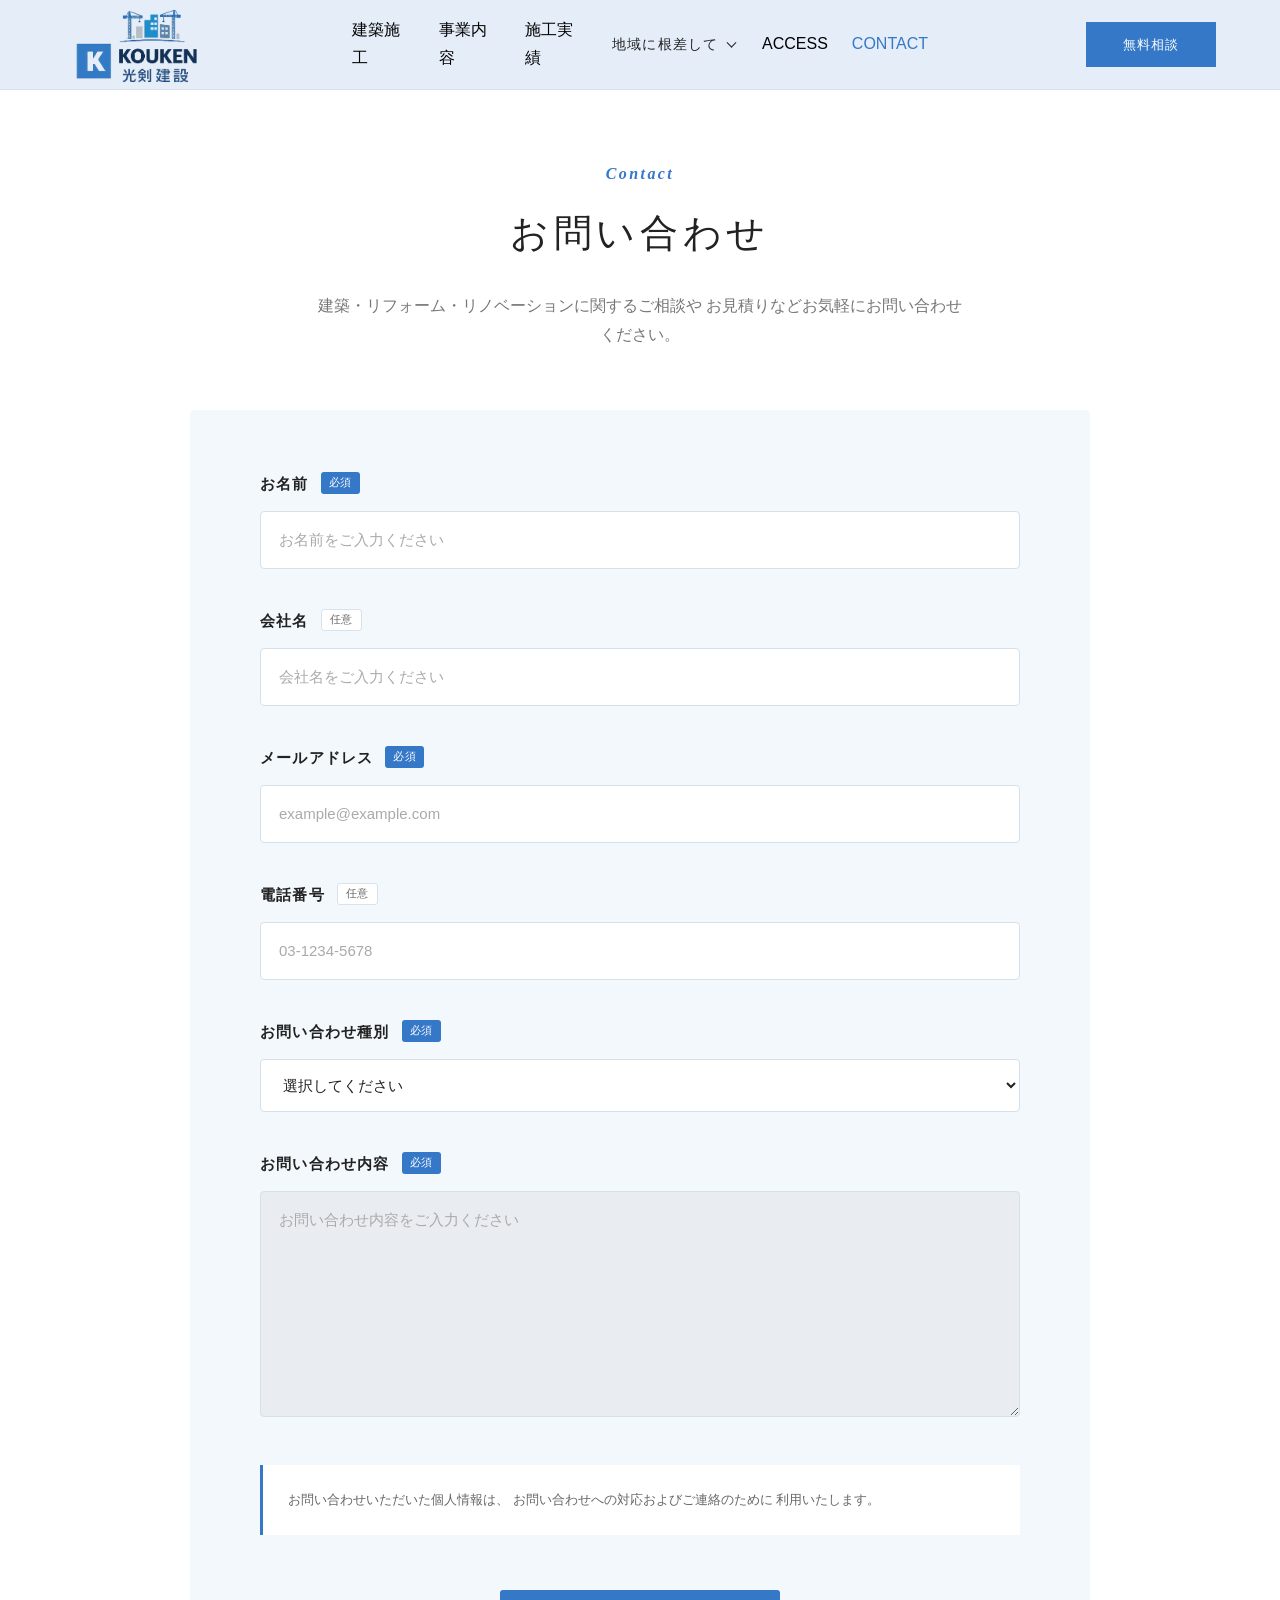
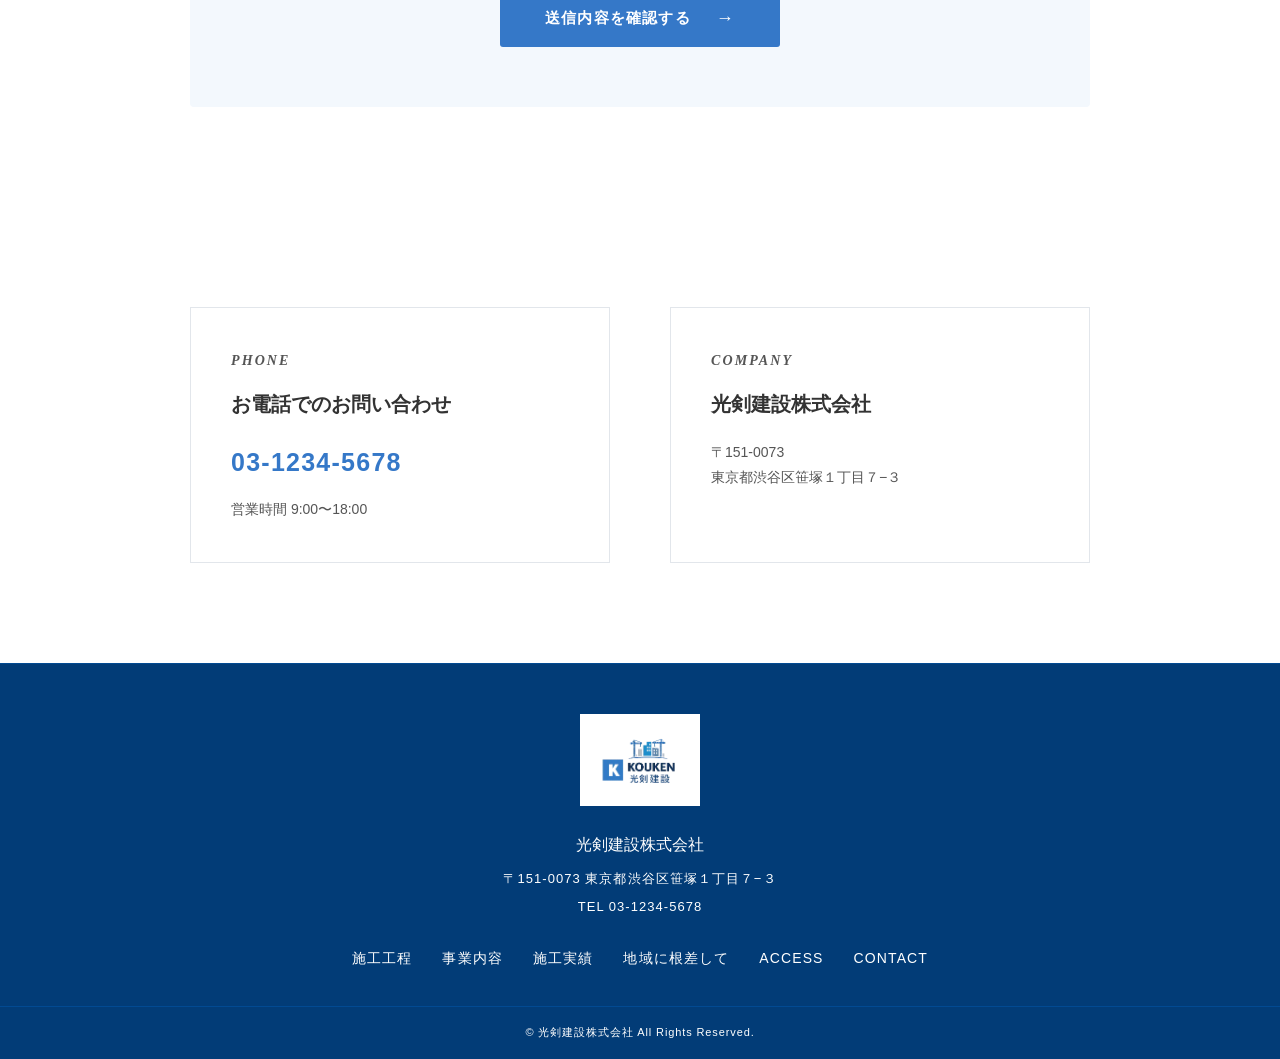
<file: contact.html>
<!DOCTYPE html>
<html lang="ja">

<head>
    <meta charset="UTF-8">
    <meta name="viewport" content="width=device-width, initial-scale=1.0">

    <title>お問い合わせ｜光剣建設株式会社</title>

    <meta name="description"
        content="光剣建設株式会社へのお問い合わせ。建築・リフォーム・リノベーションに関するご相談、お見積りなどお気軽にお問い合わせください。">

    <link rel="stylesheet" href="css/reset.css">
    <link rel="stylesheet" href="css/style.css">

    <link rel="icon" type="image/png" sizes="16x16" href="favicon-16x16.png?v=20261019">
    <link rel="icon" type="image/png" sizes="32x32" href="favicon-32x32.png?v=20261019">
    <link rel="icon" type="image/x-icon" href="favicon.ico?v=20261019">
    <link rel="shortcut icon" href="favicon.ico?v=20261019">
    <link rel="apple-touch-icon" sizes="180x180" href="apple-touch-icon.png?v=20261019">

</head>


<body>


<!-- =====================================
    HEADER
====================================== -->

<header class="header">

    <div class="header-inner">


        <!-- LOGO -->

        <h1 class="logo">

            <a href="index.html#top">

                <img
                    src="img/logo1.png"
                    alt="光剣建設株式会社">

            </a>

        </h1>


        <!-- =================================
             PC / TABLET NAV
        ================================== -->

        <nav class="nav" id="global-nav">

            <ul class="nav-list">


                <!-- 建築施工 -->

                <li>

                    <a href="index.html#making">
                        建築施工
                    </a>

                </li>


                <!-- 事業内容 -->

                <li>

                    <a href="index.html#services">
                        事業内容
                    </a>

                </li>


                <!-- 施工実績 -->

                <li>

                    <a href="index.html#projects">
                        施工実績
                    </a>

                </li>


                <!-- 地域に根差して -->

                <li class="nav-dropdown">

                    <a
                        href="index.html#about"
                        class="dropdown-toggle"
                        aria-expanded="false">

                        地域に根差して

                    </a>


                    <ul class="dropdown-menu">

                        <li>

                            <a href="index.html#Historyt">
                                沿革
                            </a>

                        </li>


                        <li>

                            <a href="index.html#PROFILE">
                                会社概要
                            </a>

                        </li>


                        <li>

                            <a href="index.html#Quality">
                                品質・安全
                            </a>

                        </li>


                        <li>

                            <a href="index.html#message">
                                代表より
                            </a>

                        </li>

                    </ul>

                </li>


                <!-- ACCESS -->

                <li>

                    <a href="index.html#access">
                        ACCESS
                    </a>

                </li>


                <!-- CONTACT -->

                <li>

                    <a
                        href="contact.html"
                        class="active">

                        CONTACT

                    </a>

                </li>


            </ul>

        </nav>


        <!-- =================================
             無料相談
        ================================== -->

        <a
            href="contact.html"
            class="header-btn">

            無料相談

        </a>


        <!-- =================================
             HAMBURGER
        ================================== -->

        <button
            class="menu-toggle"
            type="button"
            aria-label="メニューを開く"
            aria-expanded="false"
            aria-controls="global-nav">

            <span></span>
            <span></span>
            <span></span>

        </button>


    </div>

</header>



<!-- =====================================
    MAIN
====================================== -->

<main>


<!-- =====================================
    CONTACT
====================================== -->

<section class="contact-page section">

    <div class="section-inner">


        <!-- =================================
             TITLE
        ================================== -->

        <div class="section-heading">

            <p class="section-title">
                Contact
            </p>

            <h1 class="section-subtitle">
                お問い合わせ
            </h1>

            <p class="section-description">

                建築・リフォーム・リノベーションに関するご相談や
                お見積りなどお気軽にお問い合わせください。

            </p>

        </div>



        <!-- =================================
             CONTACT FORM
        ================================== -->

        <div class="contact-form-wrapper">


            <form
                class="contact-form"
                action="#"
                method="post"
                novalidate
                onsubmit="event.preventDefault(); window.alert('送信できません\n\nこのサイトはポートフォリオ用のサンプルです。\nお問い合わせフォームの送信はできません。'); return false;">


                <!-- お名前 -->

                <div class="form-group">

                    <label for="name">

                        お名前

                        <span class="required">
                            必須
                        </span>

                    </label>

                    <input
                        type="text"
                        id="name"
                        name="name"
                        placeholder="お名前をご入力ください"
                        required>

                </div>



                <!-- 会社名 -->

                <div class="form-group">

                    <label for="company">

                        会社名

                        <span class="optional">
                            任意
                        </span>

                    </label>

                    <input
                        type="text"
                        id="company"
                        name="company"
                        placeholder="会社名をご入力ください">

                </div>



                <!-- メールアドレス -->

                <div class="form-group">

                    <label for="email">

                        メールアドレス

                        <span class="required">
                            必須
                        </span>

                    </label>

                    <input
                        type="email"
                        id="email"
                        name="email"
                        placeholder="example@example.com"
                        required>

                </div>



                <!-- 電話番号 -->

                <div class="form-group">

                    <label for="tel">

                        電話番号

                        <span class="optional">
                            任意
                        </span>

                    </label>

                    <input
                        type="tel"
                        id="tel"
                        name="tel"
                        placeholder="03-1234-5678">

                </div>



                <!-- お問い合わせ種別 -->

                <div class="form-group">

                    <label for="category">

                        お問い合わせ種別

                        <span class="required">
                            必須
                        </span>

                    </label>

                    <select
                        id="category"
                        name="category"
                        required>

                        <option value="">
                            選択してください
                        </option>

                        <option value="building">
                            建築について
                        </option>

                        <option value="renovation">
                            リフォーム・リノベーションについて
                        </option>

                        <option value="estimate">
                            お見積りについて
                        </option>

                        <option value="consultation">
                            ご相談
                        </option>

                        <option value="other">
                            その他
                        </option>

                    </select>

                </div>



                <!-- お問い合わせ内容 -->

                <div class="form-group">

                    <label for="message">

                        お問い合わせ内容

                        <span class="required">
                            必須
                        </span>

                    </label>

                    <textarea
                        id="message"
                        name="message"
                        rows="8"
                        placeholder="お問い合わせ内容をご入力ください"
                        required></textarea>

                </div>



                <!-- 個人情報 -->

                <div class="form-privacy">

                    <p>

                        お問い合わせいただいた個人情報は、
                        お問い合わせへの対応およびご連絡のために
                        利用いたします。

                    </p>

                </div>



                <!-- 送信 -->

                <div class="form-submit">

                    <button
                        type="submit"
                        class="contact-submit-btn">

                        送信内容を確認する
                        <span>→</span>

                    </button>

                </div>


            </form>

        </div>


    </div>

</section>



<!-- =====================================
    CONTACT INFO
====================================== -->

<section class="contact-info section">

    <div class="section-inner">


        <div class="contact-info-wrapper">


            <div class="contact-info-item">

                <p class="section-title">
                    PHONE
                </p>

                <h2>
                    お電話でのお問い合わせ
                </h2>

                <a href="tel:03-1234-5678">
                    03-1234-5678
                </a>

                <p>
                    営業時間 9:00〜18:00
                </p>

            </div>


            <div class="contact-info-item">

                <p class="section-title">
                    COMPANY
                </p>

                <h2>
                    光剣建設株式会社
                </h2>

                <p>
                    〒151-0073 <br> 
                    東京都渋谷区笹塚１丁目７−３
                </p>

            </div>


        </div>

    </div>

</section>


</main>



<!-- =================================
     FOOTER
================================= -->

<footer class="footer">

    <div class="footer-inner">

        <!-- 会社情報 -->
        <div class="footer-company">

            <div class="footer-logo">
                <img src="img/logo1.png" alt="光剣建設株式会社">
            </div>

            <p class="footer-company-name">
                光剣建設株式会社
            </p>

            <p class="footer-address">
                〒151-0073 東京都渋谷区笹塚１丁目７−３

            </p>

            <p class="footer-tel">
                TEL 03-1234-5678
            </p>

        </div>


        <!-- ナビゲーション -->
        <nav class="footer-nav">
            <ul class="footer-nav-list">

            <li>
    <a href="index.html#making">施工工程</a>
</li>

<li>
    <a href="index.html#services">事業内容</a>
</li>

<li>
    <a href="index.html#projects">施工実績</a>
</li>

<li>
    <a href="index.html#about">地域に根差して</a>
</li>

<li>
    <a href="index.html#access">ACCESS</a>
</li>

<li>
    <a href="contact.html">CONTACT</a>
</li>    

            </ul>
        </nav>

    </div>


    <!-- コピーライト -->
    <div class="footer-bottom">
        <p>
            © 光剣建設株式会社 All Rights Reserved.
        </p>
    </div>

</footer>


<!-- =====================================
    JS
====================================== -->

<script src="js/script.js?v=20261120"></script>


</body>

</html>
</file>
<file: css/style.css>
@charset "utf-8";


/* =================================================
   RESET / BASE
================================================= */


* {
    box-sizing: border-box;
}


html {
    scroll-behavior: smooth;
}


body {
    margin:0;

    color:#333;
    background:#fff;

    font-family:
        "Noto Sans JP",
        "Yu Gothic",
        "Hiragino Kaku Gothic ProN",
        sans-serif;

    font-weight:500;

    line-height:1.8;
}


/* =================================================
   COMMON SECTION
   全セクション共通
================================================= */
.section {
    width: 100%;
    padding: 50px 0;
}

/* =================================================
   SECTION INNER
   各セクション内部の共通幅
================================================= */

.section-inner {
    width: 90%;
    max-width: 1200px;
    margin: 0 auto;
}

/* =================================================
   SECTION BACKGROUND
================================================= */

#making {
    background: #fafafa;
}

#services {
    background: #e9edf1;
}

#projects {
    background: #fafafa;
}

#about {
    background: #e9edf1;
}

#Historyt {
    background: #fafafa;
}

#PROFILE {
    background: #e9edf1;
}

#Quality {
    background: #fafafa;
}

#message {
    background: #e9edf1;
}

#access {
    background: #fafafa;
}

#contact {
    background: #e9edf1;
}

/* =================================================
   SECTION HEADING
   タイトル共通
================================================= */
.section-heading{

    width:90%;

    max-width:1200px;

    margin:0 auto 70px;

    text-align:left;

}

/* =====================================
   CSS VARIABLES
   共通カラー設定
===================================== */

:root{

    /* 光剣ブルー */
    --blue:#3578C8;


    /* 明るいブルー */
    --light-blue:#EAF3FF;


    /* ライトグレーブルー */
    --light-gray-blue:#6D8EA3;


    /* ホバー用 */
    --dark-gray-blue:#55788D;


    /* 文字 */
    --text:#333;


    /* 補助文字 */
    --gray:#777;

    --navy:#0B1F3A;
}



/* 英字タイトル */

.section-title {
    margin: 0 0 10px;

    color: var(--blue);

    font-family: Georgia, serif;
    font-size: 16px;
    font-style: italic;
    font-weight: 700;

    letter-spacing: 0.15em;
}

/* 日本語タイトル */

.section-subtitle {
    margin: 0;

    color: #222;

    font-size: 38px;
    font-weight: 500;

    letter-spacing: 0.12em;
}


/* セクション説明文 */
.section-description {

    max-width:650px;

    margin:25px 0 0;

    color:#777;

}


/* =================================================
   SCROLL ANIMATION
================================================= */


.fade-up {
    opacity: 0;

    transform: translateY(40px);

    transition:
        opacity 0.8s ease,
        transform 0.8s ease;
}


.fade-up.show {
    opacity: 1;

    transform: translateY(0);
}

/* =================================================
   HEADER
================================================= */

.header {
    position: fixed;
    top: 0;
    left: 0;

    z-index: 1000;

    width: 100%;
    height: 90px;

    background: #e5eef8;

    border-bottom: 1px solid #d9e2ec;
}


.header-inner {
    position: relative;

    display: flex;
    align-items: center;
    justify-content: space-between;

    width: 90%;
    max-width: 1400px;
    height: 100%;

    margin: 0 auto;
}


/* =================================================
   LOGO
================================================= */

.header .logo {
    width: 200px;

    margin: 0;
    padding: 0;

    flex-shrink: 0;
}


.header .logo a {
    display: block;

    margin: 0;
    padding: 0;
}


.header .logo img {
    display: block;

    width: 75%;
    height: auto;

    margin: 0;
}


/* =================================================
   NAV
================================================= */

    .header .nav {
    position: absolute;

    top: 50%;
    left: 50%;

    margin: 0;
    padding: 0;

    transform: translate(-50%, -50%);
}


.header .nav-list {
    display: flex;
    align-items: center;

    gap: 24px;

    margin: 0;
    padding: 0;

    list-style: none;
}


.header .nav-item {
    position: relative;

    margin: 0;
    padding: 0;

    list-style: none;
}


.header .nav-item > a {
    display: block;

    margin: 0;
    padding: 14px 0;

    color: #222;

    font-size: 10px;
    line-height: 1.5;

    letter-spacing: 0.08em;

    white-space: nowrap;

    text-decoration: none;

    transition: color 0.3s ease;
}

.header .nav-item > a:hover {
    color: var(--blue);
}


/* =================================================
   地域に根差して
================================================= */

.header .nav-dropdown {
    position: relative;
}


.header .dropdown-toggle {
    position: relative;

    display: block;

    margin: 0;
    padding: 10px 20px 10px 0;

    color: #222;

    background: transparent;

    border: 0;

    font-family: inherit;
    font-size: 14px;
    line-height: 1.5;

    letter-spacing: 0.08em;

    white-space: nowrap;

    cursor: pointer;

    transition: color 0.3s ease;
}


.header .dropdown-toggle:hover {
    color: var(--blue);
}


.header .dropdown-toggle::after {
    content: "";

    position: absolute;

    top: 50%;
    right: 3px;

    width: 6px;
    height: 6px;

    border-right: 1px solid currentColor;
    border-bottom: 1px solid currentColor;

    transform: translateY(-70%) rotate(45deg);

    transition: transform 0.3s ease;
}


.header .dropdown-toggle.open::after {
    transform: translateY(-20%) rotate(225deg);
}


/* =====================================
   NAV ACTIVE COLOR
===================================== */

.header .nav-list > li > a.active {
    color: var(--blue);
}

.header .nav-list > li.nav-dropdown > a.active,
.header .nav-list > li.nav-dropdown > a.open {
    color: var(--blue);
}

/* 4項目は通常時は黒 */
.header .dropdown-menu a {
    color: #222;
}

/* クリックした4項目だけ青 */
.header .dropdown-menu a.active {
    color: var(--blue);
}



/* =================================================
   DROPDOWN
================================================= */

.header .dropdown-menu {
    position: absolute;

    top: calc(100% + 10px);
    left: 50%;

    display: none;

    width: 160px;

    margin: 0;
    padding: 8px 0;

    transform: translateX(-50%);

    background: #fff;

    border: 1px solid #eeeeee;

    box-shadow: 0 8px 20px rgba(0, 0, 0, 0.08);

    list-style: none;

    z-index: 1100;
}


.header .dropdown-menu.open {
    display: block;
}

/* About Us は親リンクから移動でき、詳細リンクは hover / keyboard focus で表示 */
.header .nav-dropdown:hover > .dropdown-menu,
.header .nav-dropdown:focus-within > .dropdown-menu {
    display: block;
}


.header .dropdown-menu li {
    display: block;

    width: 100%;

    margin: 0;
    padding: 0;

    list-style: none;
}


.header .dropdown-menu li a {
    display: block;

    width: 100%;

    box-sizing: border-box;

    margin: 0;
    padding: 10px 18px;

    color: #222;

    font-size: 13px;
    line-height: 1.5;

    white-space: nowrap;

    text-decoration: none;

    transition:
        color 0.3s ease,
        background 0.3s ease;
}


.header .dropdown-menu li a:hover {
    color: var(--blue);

    background: #f7f9fc;
}


/* =================================================
   無料相談
================================================= */

.header .header-btn {
    display: flex;
    align-items: center;
    justify-content: center;

    width: 130px;
    height: 45px;

    margin: 0;
    padding: 0;

    box-sizing: border-box;

    flex-shrink: 0;

    color: #fff;

    background: var(--blue);

    font-size: 13px;
    line-height: 1;

    letter-spacing: 0.08em;

    white-space: nowrap;

    text-decoration: none;

    transition:
        background 0.3s ease,
        transform 0.3s ease;
}


.header .header-btn:hover {
    color: #fff;

    background: #285fa8;

    transform: translateY(-2px);
}


/* =================================================
   HAMBURGER
================================================= */

    .header .menu-toggle {
    display: none;

    position: relative;

    width: 45px;
    height: 45px;

    margin: 0;
    padding: 0;

    border: 0;

    background: transparent;

    cursor: pointer;

    z-index: 1200;
}


.header .menu-toggle span {
    position: absolute;

    left: 50%;

    display: block;

    width: 25px;
    height: 1px;

    margin: 0;

    background: #222;

    transform: translateX(-50%);

    transition:
        top 0.3s ease,
        transform 0.3s ease,
        opacity 0.3s ease;
}


.header .menu-toggle span:nth-child(1) {
    top: 13px;
}


.header .menu-toggle.active span:nth-child(1) {
    opacity: 0;
}

.header .menu-toggle.active span:nth-child(2) {
    top: 22px;
    width: 16px;
    opacity: 1;
    transform: translateX(-50%);
}

.header .menu-toggle.active span:nth-child(3) {
    opacity: 0;
}

/* =================================================
   ANCHOR POSITION
================================================= */

#making,
#services,
#projects,
#Historyt,
#PROFILE,
#Quality,
#message,
#access,
#contact {
    scroll-margin-top: 90px;
}


/* =================================================
   HERO
================================================= */


.hero {
    position: relative;

    min-height: 850px;

    padding-top: 90px;

    color: #fff;

    background:
        url("../img/Top/img_28.webp")
        center center / cover
        no-repeat;
}


.hero-overlay {
    position: absolute;
    inset: 0;

    background:
        linear-gradient(
        90deg,
        rgba(0,0,0,0),
        rgba(0,0,0,0)
        );
}


.hero-inner {
    position: relative;

    z-index: 1;

    display: flex;

    flex-direction: column;
    justify-content: center;

    width: 90%;
    max-width: 1200px;

    min-height: 760px;

    margin: 0 auto;
}


.hero-copy-small {
    margin: 0 0 25px;
    text-shadow: 0 2px 10px rgba(0,0,0,.35);
}


.hero-title {
    color:#fff;
    line-height:1.4;
    font-weight:700;
    font-size:52px;
}


/* 暮らしに安心を。 */
.hero-title span {
    color:#48def8;
}


.hero-text {
    max-width:600px;
    margin:35px 0 0;
    color:#dddbdb;
    font-size:15px;
    line-height:2.2;
}

.hero .hero-text {
    color: #fff;
    font-weight: 700;
    text-shadow: 0 1px 4px rgba(0, 0, 0, 0.8);
}

.hero-mobile-break {
    display: inline;
}


.hero-buttons {
    display: flex;

    gap: 18px;

    margin-top: 40px;
}


.btn {
    display: flex;

    align-items: center;
    justify-content: center;

    width: 210px;
    height: 58px;

    font-size: 14px;

    letter-spacing: 0.08em;

    transition:
        background 0.3s ease,
        color 0.3s ease,
        transform 0.3s ease;
}


/* 共通ボタン hover */
.btn:hover {
    transform: translateY(-3px);
}


.hero-buttons:hover .btn:not(:hover){
    color:#fff;
    background:transparent;
    border-color:#fff;
    opacity:0.75;
}


.hero-buttons .btn{
    transition:
        transform .3s ease,
        opacity .3s ease,
        background .3s ease,
        color .3s ease,
        border-color .3s ease;
}


/* =========================
   光剣ブルー ボタン
========================= */

.btn-blue{
    color:#fff;
    background:var(--blue);
    border:2px solid var(--blue);
}

.btn-blue:hover{
    color:var(--blue);
    background:#fff;
    border-color:var(--blue);
}


/* =========================
   白抜きボタン
========================= */

.btn-border{
    color:var(--blue);
    background:#fff;
    border:2px solid var(--blue);
}

.btn-border:hover{
    color:#fff;
    background:var(--blue);
    border-color:var(--blue);
}

/* 操作中のボタンは通常表示 */

.hero-buttons .btn:hover{
    opacity:1;
}



.hero-stats {
    display: flex;

    width: 600px;

    margin-top: 70px;
}



.stat {
    display: flex;

    flex-direction: column;

    width: 33.333%;

    padding: 0 30px;

    border-left:1px solid rgba(255,255,255,.35);
    color:#fff;
}


.stat:first-child {
    padding-left: 0;

    border-left: none;
}


.hero-stats .stat strong{
    font-size:32px;
    font-weight:800;
    letter-spacing:.02em;
}


.stat span {
    margin-top: 5px;

    color: #fff;

    font-size: 16px;

    letter-spacing: 0.1em;
}

/* =====================================
   Construction Process Slider
===================================== */

.process {
    overflow:hidden;
}




/* =================================================
   PROCESS SLIDER
================================================= */


.process-slider{

    width:100%;
    max-width:1200px;

    display:grid;

    grid-template-columns:
    minmax(500px,650px)
    300px;

    gap:100px;

    align-items:center;

    margin:60px auto 0;

}

/* ===========================
   PROCESS NAVIGATION
=========================== */


.process-navigation{

    display:grid;

    grid-template-columns:repeat(8,1fr);

    gap:10px;

    width:100%;

    margin-top:40px;

}



.process-nav{

    position:relative;

    display:flex;

    flex-direction:column;

    align-items:center;

    justify-content:flex-start;

    text-align:center;

    min-width:0;

    background:none;

    border:none;

    cursor:pointer;

}



.process-number{

    display:flex;

    align-items:center;

    justify-content:center;

    position:relative;

    width:42px;

    height:42px;

    margin:0 auto 10px;

    border-radius:50%;

    background:#e8edf7;

    color:#4d6fb3;

    font-size:16px;

    font-weight:700;

    border:2px solid transparent;

    transition:.3s;

}



.process-name{

    font-size:11px;

    line-height:1.4;

    white-space:nowrap;

}



/* 現在の工程 */

.process-nav.active .process-number{

    background:#1f57c8;

    color:#fff;

}



/* 完了工程 */

.process-nav.completed .process-number{

    background:#fff;

    border:2px solid #1f57c8;

    color:transparent;

}



/* ✓ */

.process-nav.completed .process-number::after{

    content:"✓";

    position:absolute;

    top:50%;

    left:50%;

    transform:translate(-50%,-55%);

    color:#1f57c8;

    font-size:20px;

    font-weight:700;

    line-height:1;

}




/* -------------------------
   IMAGE AREA
------------------------- */

.process-visual{

    width:100%;

    height:420px;

    overflow:hidden;

}


.process-slide{

    display:none;

    width:100%;

    height:420px;

}


.process-slide.active{

    display:block;

}


.process-slide img{

    width:100%;

    height:100%;

    object-fit:contain;

    display:block;

}


/* -------------------------
   INFO AREA
------------------------- */


.process-info{

    width:100%;

    text-align:center;

}



.process-step{

    margin-bottom:25px;

}



.process-step span{

    display:block;

    font-size:48px;

    font-weight:700;

    letter-spacing:.08em;

    color:var(--blue);

}



.process-title{

    margin-top:15px;

    font-size:24px;

}



.process-description{

    margin-top:15px;

    line-height:1.8;

    color:#555;

    text-align:center;

}



/* =================================================
   PROCESS PROGRESS
================================================= */


.process-progress{

    width:100%;

    margin-top:35px;

}



.progress-bar{

    width:100%;

    height:6px;

    background:#d9e2f2;

    border-radius:10px;

    overflow:hidden;

}



.progress-bar span{

    display:block;

    width:0%;

    height:100%;

    background:#1f57c8;

    transition:.4s ease;

}



.progress-label{

    display:flex;

    justify-content:space-between;

    align-items:center;

    width:100%;

    white-space:nowrap;

    margin-top:15px;

}

/* =================================================
   SERVICES
================================================= */


.services {
    background: #fff;
}

.services-grid {
    display: grid;

    grid-template-columns: repeat(4, 1fr);

    gap: 20px;

    width: 95%;
    max-width: 1250px;

    margin: 0 auto;
}


.service-card {
    overflow: hidden;

    background: #fff;

    border: 1px solid #cbd9e8;

    transition:
        transform 0.3s ease,
        box-shadow 0.3s ease;
}


.service-card:hover {
    transform: translateY(-7px);

    box-shadow:
        0 15px 30px rgba(40, 90, 150, 0.12);
}


.service-image {
    position: relative;

    width: 100%;
    height: 210px;

    overflow: hidden;
}


.service-image img {
    width: 100%;
    height: 100%;

    object-fit: cover;

    transition: transform 0.5s ease;
}


.service-card:hover
.service-image img {
    transform: scale(1.05);
}


.service-number {
    position: absolute;

    top: 0;
    left: 0;

    display: flex;

    align-items: center;
    justify-content: center;

    width: 52px;
    height: 43px;

    color: #fff;

    background:var(--blue);

    font-size: 14px;

    font-weight: bold;
}


.service-content {
    padding: 25px 22px 30px;
}


.service-en {
    min-height: 30px;

    margin: 0 0 12px;

     color:var(--blue);

    font-size: 9px;

    font-weight: bold;

    line-height: 1.5;

    letter-spacing: 0.15em;
}


.service-content h3 {
    min-height: 66px;

    margin: 0 0 18px;

    color: #111;

    font-size: 21px;

    font-weight: 700;

    line-height: 1.5;
}


.service-description {
    min-height: 125px;

    margin: 0;

    color: #66788c;

    font-size: 13px;

    line-height: 2;
}

/* ==========================================
   PROJECTS
========================================== */

.projects{
    background:#f7f8f8;
}

.projects-filter{

    display:flex;
    justify-content:center;
    flex-wrap:wrap;
    gap:12px;

    width:90%;
    max-width:1200px;

    margin:0 auto 60px;

}

.projects-filter button{

    padding:10px 22px;

    border:1px solid var(--blue);;
    background:#fff;
    color:var(--blue);

    font-size:13px;
    font-weight:700;

    cursor:pointer;

    transition:.3s;

}

.projects-filter button:hover,
.projects-filter button.active{

    background:var(--blue);
    color:#fff;
}

.projects-grid{

    display:grid;

    grid-template-columns:repeat(3,1fr);

    gap:40px 30px;

    width:90%;
    max-width:1200px;

    margin:0 auto;

}


.project-card{

    display:flex;

    flex-direction:column;

    height:100%;

    overflow:hidden;

    background:#fff;

    border:1px solid #d8e2ea;

    transition:
        transform .35s,
        box-shadow .35s;

}


.project-card:hover{

    transform:translateY(-8px);

    box-shadow:0 18px 35px rgba(0,0,0,.10);

}

.project-image{

    position:relative;

    height:250px;

    overflow:hidden;

}

.project-image img{

    width:100%;
    height:100%;

    object-fit:cover;

    transition:.5s;

}

.project-card:hover img{

    transform:scale(1.05);

}

.project-tag{

    position:absolute;

    top: 8px;
    left: 8px;

    z-index:2;

    padding: 4px 8px;

    background:var(--blue);

    color:#fff;

    font-size:10px;
    font-weight:700;

    letter-spacing:.05em;

}

.project-content{

    display:flex;

    flex-direction:column;

    flex:1;

    padding:24px;

}

.project-title{

    min-height:64px;

    margin:0 0 15px;

    color:#222;

    font-size:22px;

    font-weight:700;

    line-height:1.5;

}

.project-content p{

    min-height:56px;

    margin:0;

    color:#66788c;

    font-size:13px;

    line-height:2;

}

.projects-more{

    margin-top:60px;

    text-align:center;

}

.projects-more-btn{

    display:inline-flex;

    justify-content:center;
    align-items:center;

    width:240px;
    height:58px;

    border:1px solid var(--blue);

    color:var(--blue);


    font-size:14px;
    font-weight:700;

    transition:.3s;

}

.projects-more-btn:hover{

    background:var(--blue);

    color:#fff;

}

/* =====================================
   ABOUT US
===================================== */

.about-wrapper{

    margin-top:0px;

    display:grid;

    grid-template-columns:1fr 1fr;

    gap:80px;

    align-items:center;

}
.about .section-subtitle,
.about .section-title,
.about .section-text{

    width:90%;

    max-width:1200px;

    margin-left:auto;

    margin-right:auto;

}

#about {
    scroll-margin-top: 90px;
}


/*==========================
画像
==========================*/

.about-gallery{

    width:100%;

    display:flex;

    gap:12px;

}

.about-gallery-left{
    width:45%;
    display:flex;
    flex-direction:column;
    gap:12px;
}

.about-gallery-right{
    width:55%;
}

.about-gallery img{
    width:100%;
    display:block;
    object-fit:cover;
}

.about-gallery-left img:first-child{
    height:260px;
}

.about-gallery-left img:last-child{
    height:170px;
}

.about-gallery-right img{
    height:442px;
}

/*==========================
右側
==========================*/

.about-info{

    width:100%;

}

/*==========================
数字
==========================*/

.about-stats{
    display:grid;
    grid-template-columns:repeat(2,1fr);
    gap:12px;
    margin-bottom:35px;
}


.about-stat {
    border-left: 3px solid var(--blue);
    padding-left: 18px;
}

.about-stat h3{
    font-size:42px;
    font-weight:700;
    color:#111;
    line-height:1;
}

.about-stat span{
    font-size:16px;
    margin-left:4px;
}

.about-stat p{
    margin-top:10px;
    font-size:14px;
    color:#777;
}

/*==========================
資格
==========================*/

.about-license {
    display: flex;
    justify-content: center;
    flex-wrap: wrap;
    gap: 20px 30px;
    margin-top: 70px;
}

.about-license span {
    border: 1px solid var(--blue);
    padding: 8px 14px;
    font-size: 13px;
    color: var(--blue);
}

/* =================================================
   HISTORY
================================================= */


.history-list{

    max-width:800px;

    margin:0 auto;

}


.history-item{

    display:flex;

    gap:50px;

    padding:25px 0;

    border-bottom:1px solid #ddd;

}


.history-item span{

    width:120px;

    font-size:28px;

    font-weight:bold;

    color:var(--blue);

}


.history-item p{

    margin:0;

    font-size:18px;

}

/* =================================================
   COMPANY PROFILE
================================================= */


.profile-table{

    max-width:900px;

    margin:0 auto;

    border-top:1px solid #ddd;

}


.profile-row{

    display:grid;

    grid-template-columns:220px 1fr;

    border-bottom:1px solid #ddd;

}


.profile-row span {

    padding: 25px;

    background: transparent;

    font-weight: bold;
}


.profile-row p{

    padding:25px;

    margin:0;

}

/* =================================================
   LICENSE
================================================= */


.license-grid{

    display:grid;

    grid-template-columns:repeat(3,1fr);

    gap:25px;

}


.license-card{

    padding:35px 20px;

    text-align:center;

    border:1px solid #ddd;

    border-radius:10px;

    font-weight:bold;

    background:#fff;

    transition:.3s;

}


.license-card:hover{

    transform:translateY(-5px);

    box-shadow:0 10px 25px rgba(0,0,0,.08);

}

/* =================================================
   QUALITY
================================================= */

/* QUALITYは共通の .section / .section-inner / .section-heading を使用 */

.quality-grid {
    row-gap: 50px;
}

.quality-item h3 {
    margin-bottom: 20px;
}

.quality-item p {
    line-height: 2;
}

.about-license {
    margin-top: 70px;
}

/* =================================================
   MESSAGE
================================================= */


.message-wrapper{

    display: grid;
    grid-template-columns: 420px minmax(0, 1fr);
    gap: 80px;
    align-items: center;
}


.message-image {
    width: 280px;
    height: 280px;
    margin: 0 auto;
    overflow: hidden;
    border-radius: 50%;
}


.message-image img {
    width: 100%;
    height: 100%;
    object-fit: cover;
    display: block;
}


.message-content h3{

    font-size:32px;

    line-height:1.5;

    margin-bottom:30px;

}


.message-content p{

    line-height:2;

    margin-bottom:20px;

}


.message-content strong{

    display:block;

    margin-top:35px;

}


/* =====================================
   MESSAGE SIGN
===================================== */

.message-sign{

    margin-top:30px;

}


.message-sign strong{

    display:block;

}


.message-sign img{

    display:block;

    width:180px;

    margin-top:40px;

    margin-left:0;

}


/* =================================================
   QUALITY MESSAGE
================================================= */

.quality-message {
    position: relative;

    width: 100%;
    min-height: 260px;

    display: flex;
    align-items: center;
    justify-content: center;

    background:
        url("../img/slide/6.jpg")
        center center / cover
        no-repeat;

    color: #fff;

    overflow: hidden;
}


.quality-message::before {
    content: "";

    position: absolute;
    inset: 0;

    background: rgba(5, 45, 90, 0.78);
}


.quality-message-overlay {
    position: relative;

    z-index: 1;

    width: 90%;
    max-width: 1200px;

    text-align: center;
}


.quality-message h2 {
    margin: 0 0 18px;

    font-size: 32px;
    line-height: 1.4;

    font-weight: 700;
    letter-spacing: 0.08em;

    color: #fff;
}


.quality-message p {
    margin: 0;

    font-size: 12px;
    line-height: 1.5;

    letter-spacing: 0.18em;

    color: #b9d8ff;
}


/* =================================================
   ACCESS
================================================= */


.access-wrapper{

    display:flex;

    flex-direction:column;

    align-items:center;

}


.access-map {
    width: 100%;
    max-width: 1200px;
    margin: 150px auto 0;
}


.access-map iframe {
    display: block;
    margin: 0 auto;
}


.access-info {
    text-align: center;
}

.access-info p{

    line-height:2;

}

.map {
    width: 400px;
    height: 400px;
    margin: 60px auto 0;

    border: 2px solid #cbb89d;
    border-radius: 16px;

    overflow: hidden;

    background: #fff;

    box-shadow: 0 25px 45px rgba(30, 20, 10, 0.4);

    transition:
        transform 0.3s ease,
        box-shadow 0.3s ease;
}

.map iframe {
    width: 100%;
    height: 100%;

    border: none;
    display: block;
}

.map:hover {
    transform: translateY(-10px);

    box-shadow:
        0 18px 45px rgba(30, 20, 10, 0.55);
}

/* =================================================
   CONTACT
================================================= */


.contact {
    background: #eef3f5;
}


.contact-inner {
    width: 90%;
    max-width: 800px;

    margin: 0 auto;
}


.contact-buttons {
    display: flex;

    justify-content: center;

    gap: 20px;

    margin-top: 45px;
}


.contact-btn {
    display: flex;

    align-items: center;
    justify-content: center;

    width: 280px;
    min-height: 60px;

    color: #fff;

    background: #6d8ea3;

    font-size: 14px;

    letter-spacing: 0.08em;

    transition:
        background 0.3s ease,
        transform 0.3s ease;
}


.contact-btn:hover {
    background: #55788d;

    transform: translateY(-3px);
}



/* =====================================
   CONTACT INFORMATION
===================================== */

.contact-info {
    padding-top: 80px;
    padding-bottom: 100px;
}


.contact-info-wrapper {

    display: grid;

    grid-template-columns:
        repeat(2, minmax(0, 1fr));

    gap: 60px;

    max-width: 900px;

    margin: 0 auto;
}


.contact-info-item {

    padding: 40px;

    background: #fff;

    border: 1px solid #e2e6eb;
}


.contact-info-item .section-title {
    margin-bottom: 15px;
}


.contact-info-item h2 {

    margin-bottom: 20px;

    font-size: 20px;
    line-height: 1.6;
}


.contact-info-item a {

    display: inline-block;

    margin-bottom: 12px;

    color: var(--blue);

    font-size: 25px;
    font-weight: 600;

    letter-spacing: 0.05em;

    text-decoration: none;
}


.contact-info-item p {

    color: #555;

    font-size: 14px;
    line-height: 1.8;
}


/* =================================================
   CONTACT PAGE
================================================= */

.contact-page {
    padding-top: 160px;
    padding-bottom: 120px;
}


/* =====================================
   CONTACT FORM AREA
===================================== */

.contact-page .section-heading {
    margin-bottom: 60px;
    text-align: center;
}

.contact-page .section-heading .section-description {
    text-align: center;
    margin-left: auto;
    margin-right: auto;
}


.contact-form-wrapper {
    width: 100%;
    max-width: 900px;

    margin: 0 auto;
    padding: 60px 70px;

    box-sizing: border-box;

    background: #f3f8fd;

    border-radius: 4px;
}


.contact-form {
    width: 100%;
}


/* =====================================
   FORM GROUP
===================================== */

.form-group {
    margin-bottom: 38px;
}


.form-group label {
    display: flex;
    align-items: center;
    gap: 12px;

    margin-bottom: 14px;

    color: #222;

    font-size: 15px;
    font-weight: 600;

    letter-spacing: 0.08em;
}


/* =====================================
   REQUIRED / OPTIONAL
===================================== */

.required,
.optional {
    display: inline-flex;
    align-items: center;
    justify-content: center;

    min-width: 38px;
    height: 22px;

    padding: 0 8px;

    box-sizing: border-box;

    border-radius: 3px;

    font-size: 11px;
    font-weight: 500;

    letter-spacing: 0.04em;
}


.required {
    color: #fff;
    background: var(--blue);
}


.optional {
    color: #666;
    background: #fff;

    border: 1px solid #d9e2ec;
}


/* =====================================
   INPUT / SELECT / TEXTAREA
===================================== */

.contact-form input,
.contact-form select,
.contact-form textarea {

    display: block;

    width: 100%;

    padding: 16px 18px;

    box-sizing: border-box;

    border: 1px solid #d5e0eb;
    border-radius: 4px;

    background: #fff;

    color: #222;

    font-family: inherit;
    font-size: 15px;

    line-height: 1.6;

    outline: none;

    transition:
        border-color 0.3s ease,
        box-shadow 0.3s ease;
}


.contact-form input::placeholder,
.contact-form textarea::placeholder {
    color: #aaa;
}


.contact-form input:focus,
.contact-form select:focus,
.contact-form textarea:focus {

    border-color: var(--blue);

    box-shadow:
        0 0 0 3px rgba(80, 130, 190, 0.12);
}


.contact-form textarea {
    min-height: 220px;
    resize: vertical;
}


/* =====================================
   SELECT
===================================== */

.contact-form select {
    cursor: pointer;
}


/* =====================================
   PRIVACY
===================================== */

.form-privacy {

    margin-top: 48px;
    padding: 22px 25px;

    background: #fff;

    border-left: 3px solid var(--blue);
}


.form-privacy p {

    margin: 0;

    color: #666;

    font-size: 13px;

    line-height: 2;
}


/* =====================================
   SUBMIT
===================================== */

.form-submit {

    display: flex;
    justify-content: center;

    margin-top: 55px;
}


.contact-submit-btn {

    display: inline-flex;
    align-items: center;
    justify-content: center;
    gap: 25px;

    min-width: 280px;

    padding: 18px 35px;

    border: none;
    border-radius: 3px;

    background: var(--blue);
    color: #fff;

    font-family: inherit;
    font-size: 15px;
    font-weight: 600;

    letter-spacing: 0.08em;

    cursor: pointer;

    transition:
        opacity 0.3s ease,
        transform 0.3s ease;
}


.contact-submit-btn span {
    font-size: 18px;

    transition: transform 0.3s ease;
}


.contact-submit-btn:hover {
    opacity: 0.85;
}


.contact-submit-btn:hover span {
    transform: translateX(5px);
}


/* =================================================
   FOOTER
================================================= */

.footer {
    width: 100%;
    background: #023c77;
    border-top: 1px solid #024a92;
}

.footer-inner {
    width: 90%;
    max-width: 1200px;
    margin: 0 auto;
    padding: 50px 0 35px;
    text-align: center;
}




/* 会社情報 */

.footer-company {
    text-align: center;
}

.footer-logo {
    display: inline-block;
    background: #fff;
    padding: 10px 15px;
    margin-bottom: 15px;
}

.footer-logo img {
    display: block;
    width: 90px;
    height: auto;
}

.footer-company-name {
    margin: 0 0 8px;
    font-size: 16px;
    font-weight: 500;
    color: #fff;
}

.footer-address,
.footer-tel {
    margin: 4px 0;
    font-size: 13px;
    letter-spacing: 0.08em;
    color: #fff;
}

/* Footer ナビ */

.footer-nav {
    margin-top: 28px;
}

.footer-nav-list {
    display: flex;
    justify-content: center;
    align-items: center;
    gap: 30px;

    margin: 0;
    padding: 0;

    list-style: none;
}

.footer-nav-list a {
    display: block;

    color: #fff;
    text-decoration: none;

    font-size: 14px;
    letter-spacing: 0.08em;

    transition: opacity 0.3s ease;
}

.footer-nav-list a:hover {
    opacity: 0.6;
}


/* コピーライト */

.footer-bottom {
    width: 100%;

    border-top: 1px solid #024a92;

    padding: 16px 20px;

    text-align: center;
}

.footer-bottom p {
    margin: 0;

    color: #fff;
    font-size: 11px;
    letter-spacing: 0.08em;
}

/* =================================================
   COMPANY HERO
================================================= */

.company-hero{

    position:relative;

    min-height:600px;

    display:flex;

    align-items:center;

    background:
        url("../img/mansion/mansion_1.jpg")
        center center / cover
        no-repeat;

    color:#fff;

}


.company-hero-overlay{

    position:absolute;

    inset:0;

    background:
        linear-gradient(
            90deg,
            rgba(0,0,0,0.3),
            rgba(0,0,0,0.3)
        );

}


.company-hero .section-inner{

    position:relative;

    z-index:1;

}


.company-subtitle{

    margin:0 0 25px;

    color:#3578C8;

    font-family:Georgia, serif;

    font-size:16px;

    font-style:italic;

    font-weight:700;

    letter-spacing:0.15em;

    text-transform:none;

}

.company-hero-title{

    font-size:48px;

    line-height:1.4;

    font-weight:700;

    margin-bottom:30px;
    color:#042e70;

}


.company-hero-title span{

    display:block;

}


.company-hero-text{

    max-width:650px;

    font-size:18px;

    line-height:2;
    color:#042e70;

}

/* =================================================
   RESPONSIVE
================================================= */
@media (max-width:1250px) {

    .nav-list {
        gap:20px;
    }

    .nav-list a {
        font-size:13px;
    }

}

/* =================================================
   TABLET
================================================= */

@media screen and (max-width: 1100px) {

    /* ---------------------------------------------
       HEADER
    --------------------------------------------- */

    .header-inner {
        width: 94%;
    }

    .header .logo {
        width: 180px;
    }

    .header .nav-list {
        gap: 20px;
    }

    .header .nav-item > a,
    .header .dropdown-toggle {
        font-size: 13px;
    }

    .header .header-btn {
        width: 110px;
    }


    /* ---------------------------------------------
       CONSTRUCTION PROCESS
    --------------------------------------------- */

    .process-slider {
        grid-template-columns:
            minmax(0, 1fr)
            minmax(250px, 320px);

        gap: 40px;
    }

    .process-navs {
        grid-template-columns: repeat(4, 1fr);
    }


    /* ---------------------------------------------
       SERVICES
    --------------------------------------------- */

    .services-grid {
        grid-template-columns: repeat(2, 1fr);
    }


    /* ---------------------------------------------
       PROJECTS
    --------------------------------------------- */

    .projects-grid {
        grid-template-columns: repeat(2, 1fr);
    }


    /* ---------------------------------------------
       ABOUT
    --------------------------------------------- */

    .about-wrapper {
        grid-template-columns: 1fr;
    }


    /* ---------------------------------------------
       CONTACT
    --------------------------------------------- */

    .contact-inner {
        width: 90%;
    }

}


/* =================================================
   MOBILE
================================================= */

@media screen and (max-width: 768px) {

    /* ---------------------------------------------
       HEADER
    --------------------------------------------- */

    .header {
        height: 70px;
    }

    .header-inner {
        width: 100%;
        height: 70px;
        padding: 0 20px;
    }

    .header .logo {
        width: 160px;
    }

.header .nav {
    position: absolute;
    top: 70px;
    right: 15px;
    left: auto;

    display: none;

    width: 250px;
    max-width: calc(100vw - 30px);

    margin: 0;
    padding: 8px 0;

    box-sizing: border-box;

    background: rgba(255, 255, 255, 0.92);

    border: 1px solid rgba(220, 220, 220, 0.8);
    border-radius: 10px;

    box-shadow: 0 8px 25px rgba(0, 0, 0, 0.12);

    transform: none;

    z-index: 9998;
}

    .header .nav.active {
    display: block;
}


    .header .nav-list {
        display: block;
        width: 100%;
        margin: 0;
        padding: 0;
    }

    .header .nav-item {
        display: block;
        width: 100%;
    }

    .header .nav-list > li > a {
        display: block;
        width: 100%;
        padding: 14px 20px;
        font-size: 14px;
        border-bottom: 1px solid #eeeeee;
    }


    .header .header-btn {
        display: none;
    }

/* ---------------------------------------------
   MOBILE DROPDOWN
   スマホでは4項目を通常ナビと同じ階層で表示
--------------------------------------------- */

/* 親リンクもAbout Usへの移動先として表示 */

.header .dropdown-toggle {
    display: block;
}

.header .dropdown-toggle::after {
    display: none;
}


/* 4項目を常に表示 */

.header .dropdown-menu {
    position: static;

    display: block;

    width: 100%;

    margin: 0;
    padding: 0;

    transform: none;

    background: transparent;

    border: 0;
    box-shadow: none;

    list-style: none;
}


/* 4項目 */

.header .dropdown-menu li {
    display: block;
    width: 100%;
    margin: 0;
    padding: 0;
}


.header .dropdown-menu li a {
    display: block;

    width: 100%;

    box-sizing: border-box;

    padding: 14px 20px;

    color: #222;

    font-size: 14px;
    line-height: 1.5;

    white-space: nowrap;

    text-decoration: none;

    border-bottom: 1px solid #eeeeee;
}


/* ホバー */

.header .dropdown-menu li a:hover {
    color: #222;
    background: transparent;
}

/* ---------------------------------------------
   HAMBURGER BUTTON
--------------------------------------------- */

.header .menu-toggle {
    position: relative;
    z-index: 10000;

    display: flex;
    align-items: center;
    justify-content: center;

    width: 44px;
    height: 44px;

    margin-left: auto;

    padding: 0;

    background: transparent;
    border: 0;

    cursor: pointer;
}


/* ---------------------------------------------
   3本線
--------------------------------------------- */

.header .menu-toggle::before,
.header .menu-toggle::after {
    content: none;
    display: none;
}

.header .menu-toggle span {
    position: absolute;
    left: 50%;
    display: block;

    width: 25px;
    height: 1px;

    margin: 0;
    padding: 0;

    background: #333;
    border: 0;

    transform: translateX(-50%);
    opacity: 1;
    box-shadow: none;

    transition: none;
}


/* 上 */

.header .menu-toggle span:nth-child(1) {
    top: 13px;
}


/* 中 */

.header .menu-toggle span:nth-child(2) {
    top: 22px;
}


/* 下 */

.header .menu-toggle span:nth-child(3) {
    top: 31px;
}


/* ---------------------------------------------
   OPEN → マイナス
--------------------------------------------- */

.header .menu-toggle.active span:nth-child(1) {
    top: 22px;

    width: 16px;

    opacity: 0;

    transform: translateX(-50%);
}

.header .menu-toggle.active span:nth-child(2) {
    top: 22px;

    width: 16px;

    opacity: 1;

    transform: translateX(-50%);
}

.header .menu-toggle.active span:nth-child(3) {
    top: 22px;

    width: 16px;

    opacity: 0;

    transform: translateX(-50%);
}


  

    /* ---------------------------------------------
       MAIN / SECTION COMMON
    --------------------------------------------- */

    main {
        overflow: hidden;
    }

    .section-inner {
        width: 90%;
    }

    .section-title {
        font-size: 32px;
    }


/* ---------------------------------------------
   HERO / MAIN VISUAL - MOBILE
--------------------------------------------- */

.hero-overlay {
    background: linear-gradient(
        180deg,
        rgba(7, 18, 32, 0.48) 0%,
        rgba(7, 18, 32, 0.34) 38%,
        rgba(7, 18, 32, 0.62) 100%
    );
}

.hero-copy-small {
    font-size: 14px;
    line-height: 1.6;
}

.hero-title {
    font-size: 32px;
    line-height: 1.4;
}

.hero-text {
    font-size: 14px;
    line-height: 1.8;
    color: #fff;
    font-weight: 700;
    text-shadow: 0 1px 4px rgba(0, 0, 0, 0.8);
}

.hero-mobile-break {
    display: inline;
}

/* ---------------------------------------------
   CONSTRUCTION PROCESS - MOBILE
--------------------------------------------- */

#making .process-slider {
    display: grid !important;
    grid-template-columns: 1fr !important;
    grid-template-areas:
        "visual"
        "navigation"
        "progress"
        "info" !important;
    gap: 0 !important;
    width: 100% !important;
}

/* スライダー画像 */
#making .process-visual {
    grid-area: visual !important;
    width: 100% !important;
    margin-bottom: 25px !important;
}

/* 01〜08ボタン */
#making .process-navigation {
    grid-area: navigation !important;
    display: grid !important;
    grid-template-columns: repeat(4, 1fr) !important;
    gap: 10px !important;
    width: 100% !important;
    padding: 0 0 25px !important;
    overflow: visible !important;
}

/* 各ボタン */
#making .process-nav {
    width: 100% !important;
    min-width: 0 !important;
}

/* 番号 */
#making .process-number {
    width: 34px !important;
    height: 34px !important;
    font-size: 12px !important;
}

/* 進捗バー */
#making .process-progress {
    grid-area: progress !important;
    width: 100% !important;
    margin-bottom: 30px !important;
}

/* 工程番号・タイトル・説明 */
#making .process-info {
    grid-area: info !important;
    width: 100% !important;
}


    /* ---------------------------------------------
       SERVICES
    --------------------------------------------- */

    .services-grid {
        grid-template-columns: 1fr;
        gap: 25px;
    }

    .service-card {
        width: 100%;
    }

    /* ---------------------------------------------
       PROJECTS
    --------------------------------------------- */

    .projects-filter {
        display: flex;
        flex-wrap: wrap;
        gap: 10px;
        margin-bottom: 30px;
    }

    .projects-grid {
        grid-template-columns: 1fr;
        gap: 25px;
    }

    .project-card {
        width: 100%;
    }


/* ---------------------------------------------
   MESSAGE
--------------------------------------------- */

.message-wrapper {
    display: flex;
    flex-direction: column;
    gap: 40px;
}

.message-image {
    width: 280px;
    height: 280px;
    margin: 0 auto;
}

.message-content {
    width: 100%;
}

.message-content h3 {
    font-size: 24px;
    line-height: 1.7;
    margin-bottom: 25px;
}

.message-content p {
    font-size: 14px;
    line-height: 2;
    margin-bottom: 20px;
}

.message-content strong {
    display: block;
    margin-top: 30px;
}

.message-sign {
    margin-top: 30px;
}

.message-sign strong {
    display: block;
}

.message-sign img {
    display: block;
    width: 180px;
    height: auto;
    margin-top: 30px;
    margin-left: 0;
}
    /* ---------------------------------------------
       ABOUT
    --------------------------------------------- */

    .about-wrapper {
        grid-template-columns: 1fr;
        gap: 30px;
    }

    /* ---------------------------------------------
       ACCESS
    --------------------------------------------- */

    .access-inner {
        width: 90%;
    }

    .access-map {
        width: 100%;
    }

    /* ---------------------------------------------
       CONTACT
    --------------------------------------------- */

    .contact-inner {
        width: 90%;
    }

    .contact-grid {
        grid-template-columns: 1fr;
        gap: 30px;
    }

    .contact-page {
        padding-top: 110px;
        padding-bottom: 80px;
    }

    .contact-page .section-heading {
        margin-bottom: 45px;
    }

    .form-group {
        margin-bottom: 25px;
    }

    .form-group label {
        font-size: 14px;
    }

    .contact-form input,
    .contact-form select,
    .contact-form textarea {
        padding: 14px;
        font-size: 14px;
    }

    .contact-form textarea {
        min-height: 180px;
    }

    .form-privacy {
        margin-top: 35px;
        padding: 18px;
    }

    .form-submit {
        margin-top: 40px;
    }

    .contact-submit-btn {
        width: 100%;
        min-width: 0;
        padding: 17px 20px;
    }

    .contact-info {
        padding-top: 60px;
        padding-bottom: 70px;
    }

    .contact-info-wrapper {
        grid-template-columns: 1fr;
        gap: 25px;
    }

    .contact-info-item {
        padding: 30px 25px;
    }

    .contact-info-item a {
        font-size: 21px;
    }

    /* ---------------------------------------------
       FOOTER
    --------------------------------------------- */

    .footer-inner {
        width: 90%;
    }

    .footer-company {
        width: 100%;
        margin-bottom: 30px;
    }

    .footer-logo {
        margin-bottom: 15px;
    }

    .footer-logo img {
        width: 120px;
    }

    .footer-nav {
        width: 100%;
    }

    .footer-nav-list {
        display: flex;
        flex-wrap: wrap;
        justify-content: center;
        gap: 12px 20px;
    }

    .footer-nav-list a {
        font-size: 12px;
    }

    .footer-bottom {
        padding: 20px 0;
        text-align: center;
    }

    .footer-bottom p {
        font-size: 10px;
    }
}

/* =================================================
   SMALL MOBILE
================================================= */

@media screen and (max-width: 480px) {

    .header-inner {
        padding: 0 15px;
    }

    .header .logo {
        width: 145px;
    }

    .header .nav {
        top: 70px;
        right: 10px;
        width: 250px;
        max-width: calc(100vw - 20px);
    }

    .section-title {
        font-size: 28px;
    }

    .process-navs {
        grid-template-columns: repeat(4, minmax(60px, 1fr));
        gap: 8px;
    }

    .process-number {
        width: 30px;
        height: 30px;
    }

    .process-title {
        font-size: 22px;
    }

    .services-grid,
    .projects-grid {
        gap: 20px;
    }

    .contact-inner {
        width: 92%;
    }

/* =============================================
   HERO COPY - MOBILE FIX
============================================= */

.hero-copy-small.section-title {
    font-size: 14px;
    line-height: 1.6;
} 



/* =============================================
   MESSAGE MOBILE FIX
   現在のスマホ表示を維持するための固定指定
============================================= */

#message .message-wrapper {
    display: flex !important;
    flex-direction: column !important;
    grid-template-columns: none !important;
    width: 100% !important;
    gap: 40px !important;
}

#message .message-image {
    width: 280px !important;
    height: 280px !important;
    margin: 0 auto !important;
}

#message .message-content {
    display: block !important;
    width: 100% !important;
    height: auto !important;
    margin: 0 !important;
    padding: 0 !important;
    position: static !important;
    visibility: visible !important;
    opacity: 1 !important;
    overflow: visible !important;
}

#message .message-content h3 {
    display: block !important;
    font-size: 24px !important;
    line-height: 1.7 !important;
    margin: 0 0 25px !important;
}

#message .message-content p {
    display: block !important;
    font-size: 14px !important;
    line-height: 2 !important;
    margin: 0 0 20px !important;
}

#message .message-sign {
    display: block !important;
    width: 100% !important;
    margin: 30px 0 0 !important;
}

#message .message-sign strong {
    display: block !important;
    margin: 0 !important;
}

#message .message-sign img {
    display: block !important;
    width: 180px !important;
    height: auto !important;
    margin: 30px 0 0 !important;
}
}
</file>
